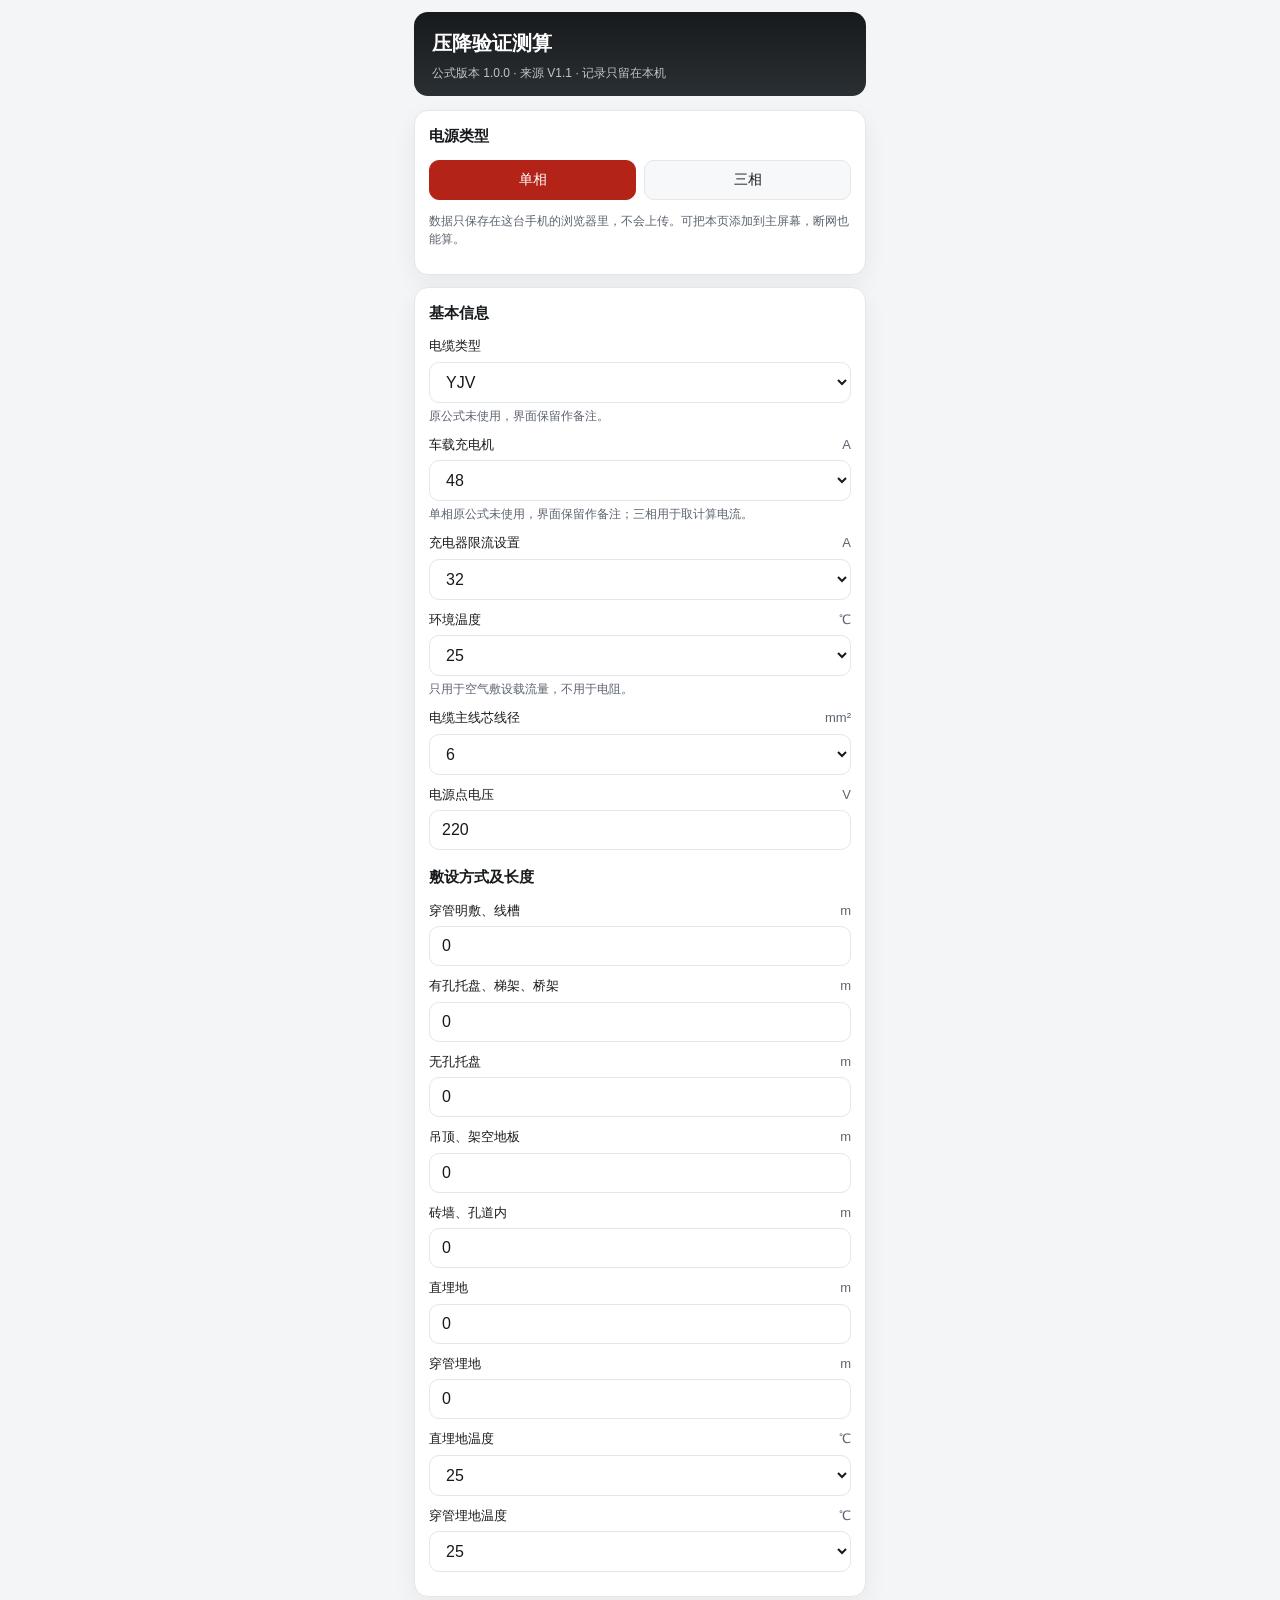
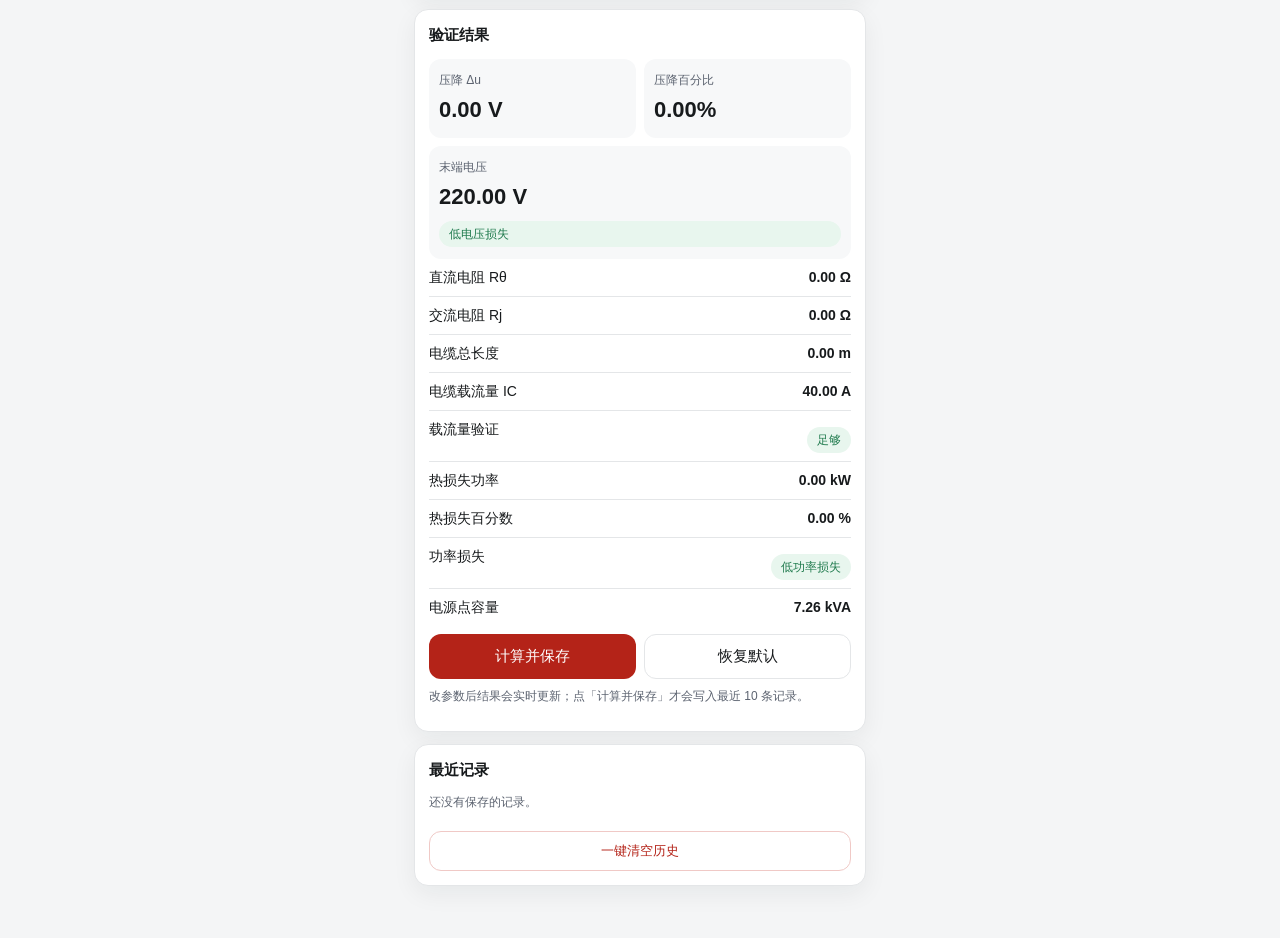
<file: index.html>
<!DOCTYPE html>
<html lang="zh-CN">
<head>
  <meta charset="UTF-8">
  <meta name="viewport" content="width=device-width, initial-scale=1, viewport-fit=cover">
  <meta name="theme-color" content="#171a1c">
  <meta name="apple-mobile-web-app-capable" content="yes">
  <meta name="apple-mobile-web-app-title" content="压降测算">
  <title>压降验证测算</title>
  <link rel="manifest" href="manifest.json">
  <link rel="apple-touch-icon" href="icons/icon-192.png">
  <link rel="stylesheet" href="css/app.css">
</head>
<body>
  <div class="app">
    <header class="top">
      <h1>压降验证测算</h1>
      <p id="formulaVersion">正在加载公式配置…</p>
    </header>

    <section class="card">
      <h2>电源类型</h2>
      <div class="seg" role="tablist">
        <button type="button" id="modeSingle" class="active">单相</button>
        <button type="button" id="modeThree">三相</button>
      </div>
      <p class="install-tip">数据只保存在这台手机的浏览器里，不会上传。可把本页添加到主屏幕，断网也能算。</p>
    </section>

    <section class="card" id="formCard">
      <h2>基本信息</h2>
      <div id="formFields"></div>
    </section>

    <section class="card" id="resultCard">
      <h2>验证结果</h2>
      <div id="errorBox" class="error" hidden></div>
      <div id="resultBox"></div>
      <div class="actions">
        <button type="button" class="primary" id="btnCalc">计算并保存</button>
        <button type="button" class="ghost" id="btnReset">恢复默认</button>
      </div>
      <p class="okline" id="calcHint">改参数后结果会实时更新；点「计算并保存」才会写入最近 10 条记录。</p>
    </section>

    <section class="card">
      <h2>最近记录</h2>
      <div id="historyBox"></div>
      <button type="button" class="danger" id="btnClear">一键清空历史</button>
    </section>
  </div>
  <script src="js/engine.js"></script>
  <script src="js/app.js"></script>
</body>
</html>
</file>
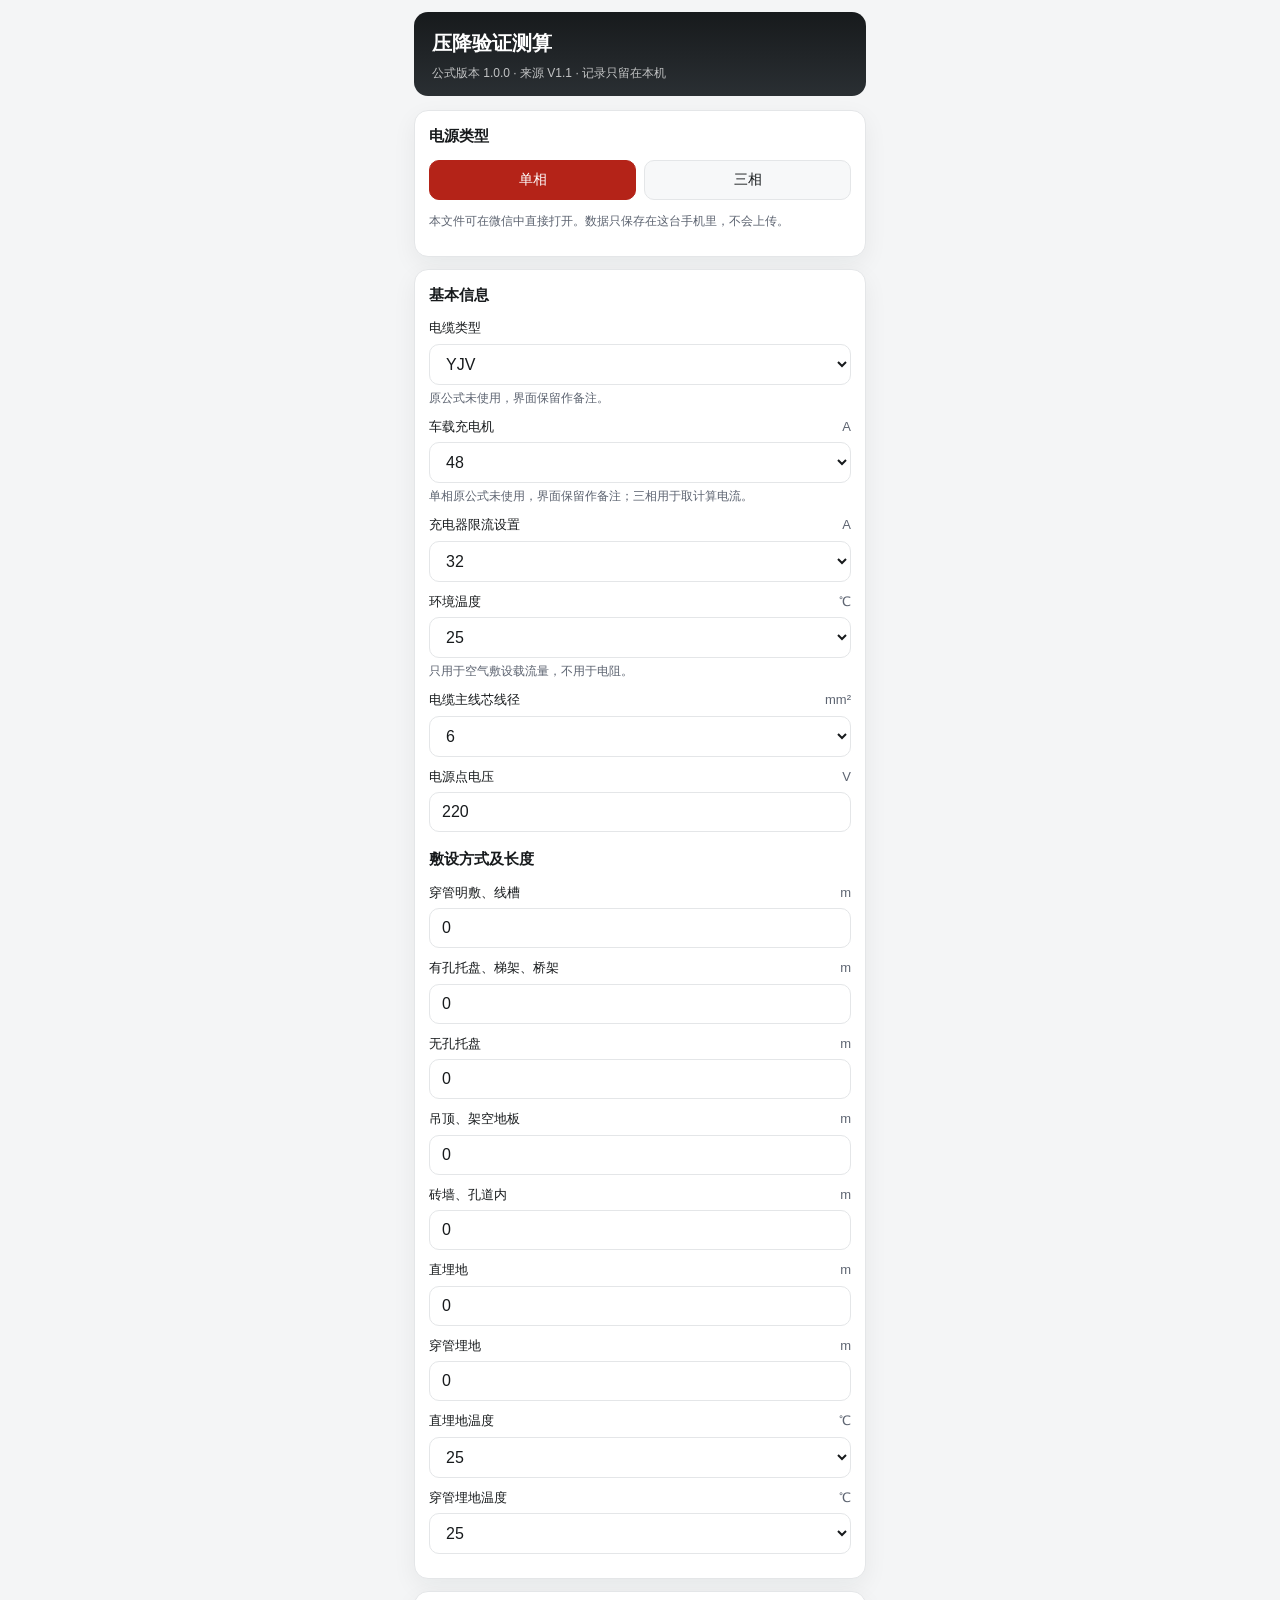
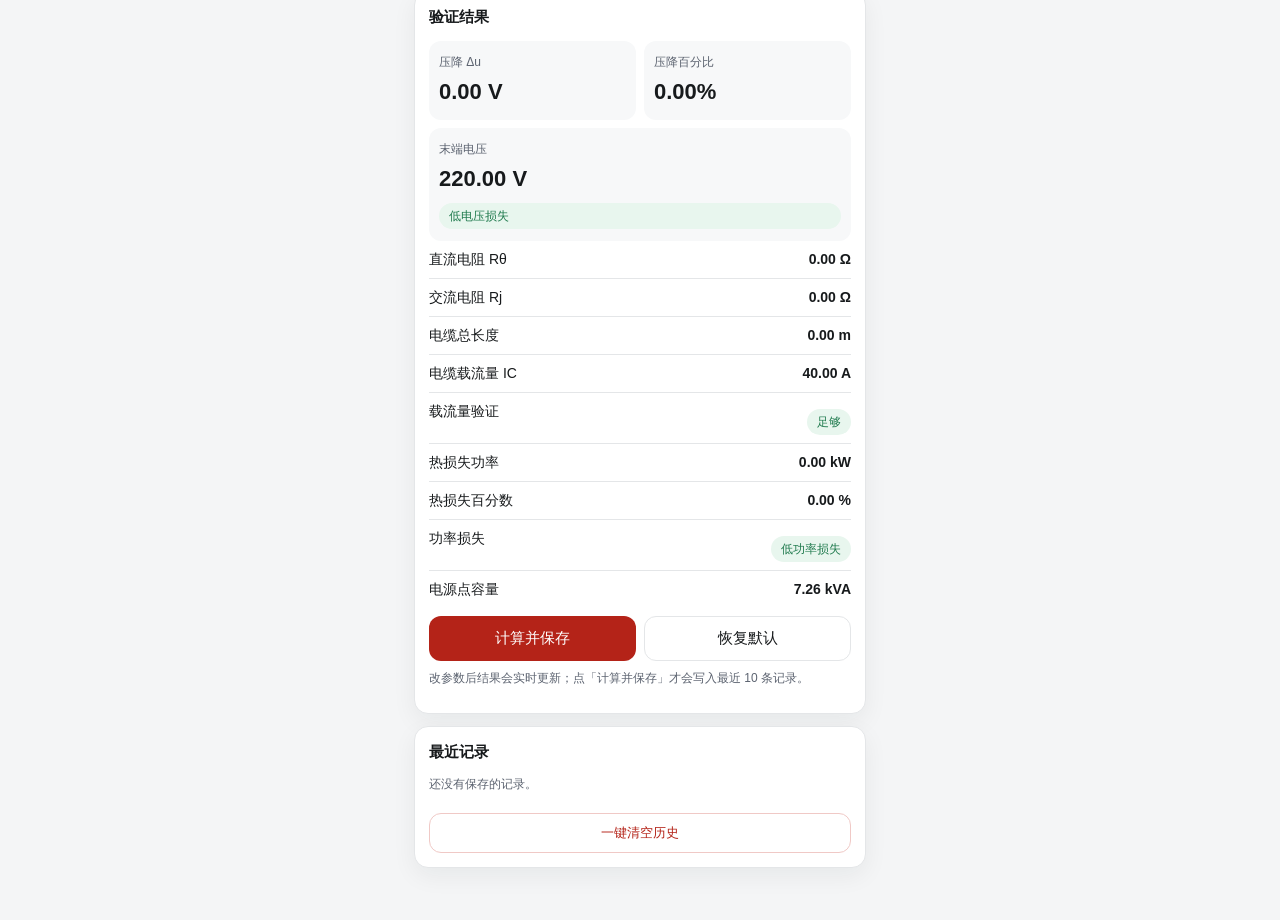
<file: 压降验证测算.html>
<!DOCTYPE html>
<html lang="zh-CN">
<head>
  <meta charset="UTF-8">
  <meta name="viewport" content="width=device-width, initial-scale=1, viewport-fit=cover">
  <meta name="theme-color" content="#171a1c">
  <meta name="apple-mobile-web-app-capable" content="yes">
  <meta name="apple-mobile-web-app-title" content="压降测算">
  <title>压降验证测算</title>
  <style>
:root {
  --bg: #f4f5f6;
  --card: #ffffff;
  --text: #171a1c;
  --muted: #5c6370;
  --line: #e4e6e8;
  --red: #b42318;
  --red-dark: #8f1c13;
  --green: #1f7a4d;
  --yellow: #9a6700;
  --orange: #c2410c;
  --shadow: 0 8px 24px rgba(23, 26, 28, 0.06);
}

* { box-sizing: border-box; }
html, body { margin: 0; padding: 0; }
body {
  font-family: "Microsoft YaHei", "微软雅黑", Calibri, sans-serif;
  background: var(--bg);
  color: var(--text);
  line-height: 1.5;
}

.app {
  max-width: 480px;
  margin: 0 auto;
  padding: 0 14px 40px;
}

.top {
  position: sticky;
  top: 0;
  z-index: 10;
  background: linear-gradient(180deg, #171a1c 0%, #2a2f33 100%);
  color: #fff;
  margin: 0 -14px 14px;
  padding: 16px 18px 14px;
}

.top h1 {
  margin: 0;
  font-size: 20px;
  font-weight: 600;
}
.top p {
  margin: 6px 0 0;
  font-size: 12px;
  color: rgba(255,255,255,0.72);
  font-family: Calibri, "Microsoft YaHei", sans-serif;
}

.card {
  background: var(--card);
  border: 1px solid var(--line);
  border-radius: 14px;
  padding: 14px;
  margin-bottom: 12px;
  box-shadow: var(--shadow);
}

.card h2 {
  margin: 0 0 12px;
  font-size: 15px;
  font-weight: 600;
}

.seg {
  display: grid;
  grid-template-columns: 1fr 1fr;
  gap: 8px;
  margin-bottom: 12px;
}
.seg button {
  border: 1px solid var(--line);
  background: #f7f8f9;
  border-radius: 10px;
  padding: 10px 8px;
  font-size: 14px;
  font-family: inherit;
  color: var(--text);
}
.seg button.active {
  background: var(--red);
  border-color: var(--red);
  color: #fff;
}

.field {
  margin-bottom: 10px;
}
.field label {
  display: flex;
  justify-content: space-between;
  font-size: 13px;
  margin-bottom: 6px;
}
.field .unit {
  color: var(--muted);
  font-family: Calibri, "Microsoft YaHei", sans-serif;
}
.field input, .field select {
  width: 100%;
  border: 1px solid var(--line);
  border-radius: 10px;
  padding: 10px 12px;
  font-size: 16px;
  font-family: Calibri, "Microsoft YaHei", sans-serif;
  background: #fff;
  color: var(--text);
}
.hint {
  font-size: 12px;
  color: var(--muted);
  margin-top: 4px;
}

.kpi {
  display: grid;
  grid-template-columns: 1fr 1fr;
  gap: 8px;
}
.kpi .item {
  background: #f7f8f9;
  border-radius: 12px;
  padding: 12px 10px;
}
.kpi .item.wide { grid-column: 1 / -1; }
.kpi span {
  display: block;
  font-size: 12px;
  color: var(--muted);
}
.kpi b {
  display: block;
  margin-top: 4px;
  font-size: 22px;
  font-family: Calibri, "Microsoft YaHei", sans-serif;
  font-weight: 600;
}

.badge {
  display: inline-block;
  margin-top: 8px;
  padding: 4px 10px;
  border-radius: 999px;
  font-size: 12px;
}
.badge.green { background: #e8f6ee; color: var(--green); }
.badge.yellow { background: #fff6d9; color: var(--yellow); }
.badge.orange { background: #ffedd5; color: var(--orange); }
.badge.red { background: #fde8e6; color: var(--red); }

.result-row {
  display: flex;
  justify-content: space-between;
  padding: 8px 0;
  border-bottom: 1px solid var(--line);
  font-size: 14px;
}
.result-row:last-child { border-bottom: 0; }
.result-row b {
  font-family: Calibri, "Microsoft YaHei", sans-serif;
  font-weight: 600;
}

.actions {
  display: grid;
  grid-template-columns: 1fr 1fr;
  gap: 8px;
  margin-top: 8px;
}
button.primary, button.ghost {
  border-radius: 12px;
  padding: 12px 10px;
  font-size: 15px;
  font-family: inherit;
}
button.primary {
  background: var(--red);
  color: #fff;
  border: 0;
}
button.ghost {
  background: #fff;
  border: 1px solid var(--line);
  color: var(--text);
}
button.danger {
  width: 100%;
  margin-top: 8px;
  background: #fff;
  color: var(--red);
  border: 1px solid #f0c9c6;
  border-radius: 12px;
  padding: 10px;
  font-family: inherit;
}

.history-item {
  border: 1px solid var(--line);
  border-radius: 10px;
  padding: 10px;
  margin-bottom: 8px;
}
.history-item p { margin: 0; font-size: 13px; }
.history-item .time {
  color: var(--muted);
  font-size: 12px;
  font-family: Calibri, "Microsoft YaHei", sans-serif;
}

.error {
  background: #fde8e6;
  color: var(--red);
  border-radius: 10px;
  padding: 10px 12px;
  font-size: 13px;
  margin-bottom: 10px;
}
.okline {
  font-size: 12px;
  color: var(--muted);
  margin-top: 8px;
}

.install-tip {
  font-size: 12px;
  color: var(--muted);
}

@media (min-width: 720px) {
  .app { padding-top: 12px; }
  .top { border-radius: 14px; margin: 0 0 14px; }
}

  </style>
</head>
<body>
  <div class="app">
    <header class="top">
      <h1>压降验证测算</h1>
      <p id="formulaVersion">正在加载公式配置…</p>
    </header>

    <section class="card">
      <h2>电源类型</h2>
      <div class="seg" role="tablist">
        <button type="button" id="modeSingle" class="active">单相</button>
        <button type="button" id="modeThree">三相</button>
      </div>
      <p class="install-tip">本文件可在微信中直接打开。数据只保存在这台手机里，不会上传。</p>
    </section>

    <section class="card" id="formCard">
      <h2>基本信息</h2>
      <div id="formFields"></div>
    </section>

    <section class="card" id="resultCard">
      <h2>验证结果</h2>
      <div id="errorBox" class="error" hidden></div>
      <div id="resultBox"></div>
      <div class="actions">
        <button type="button" class="primary" id="btnCalc">计算并保存</button>
        <button type="button" class="ghost" id="btnReset">恢复默认</button>
      </div>
      <p class="okline" id="calcHint">改参数后结果会实时更新；点「计算并保存」才会写入最近 10 条记录。</p>
    </section>

    <section class="card">
      <h2>最近记录</h2>
      <div id="historyBox"></div>
      <button type="button" class="danger" id="btnClear">一键清空历史</button>
    </section>
  </div>
  <script>
window.EMBEDDED_FORMULA = {"version":"1.0.0","title":"压降验证测算","source":{"workbook":"压降计算公式.xlsm","workbookVersion":"V1.1","sheets":["SP","TP"],"notes":"计算步骤来自原表宏 cal1/cal2。网页只解释执行本 JSON，不把公式写死在页面代码里。"},"constants":{"resistivity_20c":1.72,"resistivity_scale":100,"temp_coeff":0.004,"conductor_temp_c":60,"ref_temp_c":20,"resistance_factor":1.02,"go_return":2,"power_factor":0.97,"sqrt3":1.732,"max_length_m":500,"kw_scale":1000,"air_derate_tray":0.93,"air_derate_conduit":0.78},"inputs":{"common":[{"id":"cable_type","label":"电缆类型","unit":"","type":"select","options":["YJV","YJV22"],"default":"YJV","usedIn":[],"remark":"原公式未使用，界面保留作备注。"},{"id":"obc_a","label":"车载充电机","unit":"A","type":"select","options":[48,72,96],"default":48,"usedIn":["three_phase"],"remark":"单相原公式未使用，界面保留作备注；三相用于取计算电流。"},{"id":"limit_a","label":"充电器限流设置","unit":"A","type":"select","options":[6,8,10,13,16,20,25,32],"default":32},{"id":"ambient_c","label":"环境温度","unit":"℃","type":"select","options":[25,30,35,40],"default":25,"remark":"只用于空气敷设载流量，不用于电阻。"},{"id":"section_mm2","label":"电缆主线芯线径","unit":"mm²","type":"select","options":[6,10,16,25,35],"default":6}],"single_phase":[{"id":"u_source","label":"电源点电压","unit":"V","type":"number","min":198,"max":242,"default":220}],"three_phase":[{"id":"u_ab","label":"电源点电压 UAB","unit":"V","type":"number","min":342,"max":418,"default":380},{"id":"u_bc","label":"电源点电压 UBC","unit":"V","type":"number","min":342,"max":418,"default":380},{"id":"u_ca","label":"电源点电压 UCA","unit":"V","type":"number","min":342,"max":418,"default":380}],"lengths":[{"id":"len_conduit","label":"穿管明敷、线槽","unit":"m","type":"number","min":0,"max":500,"default":0},{"id":"len_ladder","label":"有孔托盘、梯架、桥架","unit":"m","type":"number","min":0,"max":500,"default":0},{"id":"len_solid_tray","label":"无孔托盘","unit":"m","type":"number","min":0,"max":500,"default":0},{"id":"len_ceiling","label":"吊顶、架空地板","unit":"m","type":"number","min":0,"max":500,"default":0},{"id":"len_brick","label":"砖墙、孔道内","unit":"m","type":"number","min":0,"max":500,"default":0},{"id":"len_direct_bury","label":"直埋地","unit":"m","type":"number","min":0,"max":500,"default":0},{"id":"len_pipe_bury","label":"穿管埋地","unit":"m","type":"number","min":0,"max":500,"default":0}],"bury_temps":[{"id":"temp_direct_bury","label":"直埋地温度","unit":"℃","type":"select","options":[20,25,30],"default":25,"requiredIf":"len_direct_bury != 0"},{"id":"temp_pipe_bury","label":"穿管埋地温度","unit":"℃","type":"select","options":[20,25,30],"default":25,"requiredIf":"len_pipe_bury != 0"}]},"tables":{"air_ampacity":{"by":["section_mm2","ambient_c"],"rows":[{"section_mm2":6,"25":40,"30":38,"35":36,"40":34},{"section_mm2":10,"25":78,"30":75,"35":72,"40":68},{"section_mm2":16,"25":104,"30":100,"35":96,"40":91},{"section_mm2":25,"25":132,"30":127,"35":122,"40":116},{"section_mm2":35,"25":164,"30":158,"35":152,"40":144}]},"air_ampacity_overflow":{"single_phase":{"6":"34 - (ambient_c - 40) * 2","10":"0","16":"0","25":"0","35":"0"},"three_phase":{"6":"34 - (ambient_c - 40) * 2","10":"68 - (ambient_c - 40) * 3","16":"91 - (ambient_c - 40) * 4","25":"116 - (ambient_c - 40) * 5","35":"0"}},"bury_ampacity":{"by":["section_mm2","bury_temp_c"],"rows":[{"section_mm2":10,"20":52,"25":49,"30":46},{"section_mm2":16,"20":67,"25":64,"30":60},{"section_mm2":25,"20":86,"25":82,"30":77},{"section_mm2":35,"20":103,"25":98,"30":92}],"missingMeans":0}},"thresholds":{"single_phase_voltage":[{"id":"too_high","label":"过高电压损失","when":"u_end < 185","color":"red"},{"id":"high","label":"高电压损失","when":"u_end >= 185 and u_end < 198","color":"orange"},{"id":"medium","label":"中电压损失","when":"u_end >= 198 and u_end < 209","color":"yellow"},{"id":"low","label":"低电压损失","when":"u_end >= 209","color":"green"}],"three_phase_voltage":[{"id":"too_high","label":"过高电压损失","when":"u_end_table < 320","color":"red"},{"id":"high","label":"高电压损失","when":"u_end_table >= 320 and u_end_table < 342","color":"orange"},{"id":"medium","label":"中电压损失","when":"u_end_table >= 342 and u_end_table < 361","color":"yellow"},{"id":"low","label":"低电压损失","when":"u_end_table >= 361","color":"green"}],"ampacity":[{"id":"ok","label":"足够","when":"I_c >= I_calc","color":"green"},{"id":"short","label":"不足","when":"I_c < I_calc","color":"red"}],"power_loss":[{"id":"low","label":"低功率损失","when":"p_loss_pct < 5","color":"green"},{"id":"medium","label":"中功率损失","when":"p_loss_pct >= 5 and p_loss_pct < 10","color":"yellow"},{"id":"high","label":"高功率损失","when":"p_loss_pct >= 10","color":"red"}]},"steps":{"shared_length":[{"id":"L","label":"电缆总长度","unit":"m","op":"expr","expr":"len_conduit + len_ladder + len_solid_tray + len_ceiling + len_brick + len_direct_bury + len_pipe_bury"},{"id":"length_ok","op":"assert","expr":"L <= max_length_m","message":"电缆总长超过500米!"}],"resistance":[{"id":"R_dc","label":"直流电阻 Rθ","unit":"Ω","op":"expr","expr":"((resistivity_20c / resistivity_scale) * (1 + temp_coeff * (conductor_temp_c - ref_temp_c)) * resistance_factor * L) / section_mm2"},{"id":"R_ac","label":"交流电阻 Rj","unit":"Ω","op":"expr","expr":"R_dc"}],"ampacity":[{"id":"is_buried","op":"expr","expr":"(len_direct_bury != 0) or (len_pipe_bury != 0)"},{"id":"bury_temp_c","op":"expr","expr":"max(temp_direct_bury if len_direct_bury != 0 else 0, temp_pipe_bury if len_pipe_bury != 0 else 0) if is_buried else 0"},{"id":"I_c_raw","op":"ampacity_lookup"},{"id":"I_c","label":"电缆载流量 IC","unit":"A","op":"air_derate"}],"single_phase":[{"id":"I_calc","label":"计算电流","unit":"A","op":"expr","expr":"limit_a"},{"id":"dU","label":"线路电压损失值 Δu","unit":"V","op":"expr","expr":"I_calc * R_dc * go_return"},{"id":"dU_pct","label":"线路电压损失百分数 Δu%","unit":"%","op":"expr","expr":"I_calc * R_dc * go_return / u_source * 100"},{"id":"u_end","label":"充电器端电压 U","unit":"V","op":"expr","expr":"u_source - dU"},{"id":"p_loss_kw","label":"最大热损失功率 Pl","unit":"kW","op":"expr","expr":"I_calc * I_calc * R_ac * go_return / kw_scale"},{"id":"p_loss_pct","label":"最大热损失功率百分数 ΔPl%","unit":"%","op":"expr","expr":"I_calc * I_calc * R_ac * go_return / (u_source * I_calc + p_loss_kw * kw_scale) * 100"},{"id":"s_kva","label":"电源点容量要求","unit":"kVA","op":"expr","expr":"u_source * I_calc / power_factor / kw_scale + p_loss_kw"},{"id":"voltage_class","label":"电压损失验证结论","op":"classify","using":"single_phase_voltage"},{"id":"ampacity_class","label":"载流量验证结论","op":"classify","using":"ampacity"},{"id":"power_class","label":"功率损失参考结论","op":"classify","using":"power_loss"}],"three_phase":[{"id":"I_calc","label":"计算电流","unit":"A","op":"expr","expr":"limit_a if (obc_a / 3) >= limit_a else (obc_a / 3)"},{"id":"dU","label":"线路电压损失值 Δu","unit":"V","op":"expr","expr":"I_calc * R_dc * go_return"},{"id":"dU_ab","label":"Δu AB","unit":"V","op":"expr","expr":"dU"},{"id":"dU_bc","label":"Δu BC","unit":"V","op":"expr","expr":"dU"},{"id":"dU_ca","label":"Δu CA","unit":"V","op":"expr","expr":"dU"},{"id":"dU_pct_ab","label":"Δu% AB","unit":"%","op":"expr","expr":"I_calc * R_dc * go_return / u_ab * 100"},{"id":"dU_pct_bc","label":"Δu% BC","unit":"%","op":"expr","expr":"I_calc * R_dc * go_return / u_bc * 100"},{"id":"dU_pct_ca","label":"Δu% CA","unit":"%","op":"expr","expr":"I_calc * R_dc * go_return / u_ca * 100"},{"id":"u_end_ab","label":"UT AB","unit":"V","op":"expr","expr":"u_ab - dU"},{"id":"u_end_bc","label":"UT BC","unit":"V","op":"expr","expr":"u_bc - dU"},{"id":"u_end_ca","label":"UT CA","unit":"V","op":"expr","expr":"u_ca - dU"},{"id":"u_end_table","label":"原表规则下的末端电压（用于分级）","unit":"V","op":"expr","expr":"u_end_ca if (u_end_ca < u_end_bc) else (u_end_bc if (u_end_bc < u_end_ab) else u_end_ab)","remark":"完全按原表：先取 AB；若 BC<AB 则改取 BC；再若 CA<BC 则改取 CA。不是三者取最小。"},{"id":"p_loss_kw","label":"最大热损失功率 Pl","unit":"kW","op":"expr","expr":"I_calc * I_calc * R_ac * 3 / kw_scale"},{"id":"p_loss_pct","label":"最大热损失功率百分数 ΔPl%","unit":"%","op":"expr","expr":"I_calc * I_calc * R_ac * 3 / ((u_ab + u_bc + u_ca) * I_calc / sqrt3 + I_calc * I_calc * R_ac * 3) * 100"},{"id":"s_kva","label":"电源点容量要求","unit":"kVA","op":"expr","expr":"((u_ab + u_bc + u_ca) * I_calc / sqrt3) / kw_scale / power_factor + I_calc * I_calc * R_ac * 3 / kw_scale"},{"id":"voltage_class","label":"电压损失验证结论","op":"classify","using":"three_phase_voltage"},{"id":"ampacity_class","label":"载流量验证结论","op":"classify","using":"ampacity"},{"id":"power_class","label":"功率损失参考结论","op":"classify","using":"power_loss"}]},"fixtures":[{"id":"sp_workbook_current","mode":"single_phase","from":"SP 工作表当前已计算结果","inputs":{"cable_type":"YJV","obc_a":48,"limit_a":32,"ambient_c":25,"u_source":220,"len_conduit":50,"len_ladder":0,"len_solid_tray":0,"len_ceiling":0,"len_brick":0,"len_direct_bury":0,"len_pipe_bury":0,"temp_direct_bury":25,"temp_pipe_bury":25,"section_mm2":6},"expect":{"R_dc":0.169592,"R_ac":0.169592,"dU_pct":4.9335854545454545,"dU":10.853888,"u_end":209.146112,"I_c":33.54838709677419,"p_loss_pct":4.701626684320777,"p_loss_kw":0.34732441599999997,"s_kva":7.605056285858154,"voltage_class":"低电压损失","ampacity_class":"足够","power_class":"低功率损失"}},{"id":"tp_workbook_current","mode":"three_phase","from":"TP 工作表当前已计算结果","inputs":{"cable_type":"YJV","obc_a":48,"limit_a":32,"ambient_c":25,"u_ab":380,"u_bc":380,"u_ca":380,"len_conduit":100,"len_ladder":0,"len_solid_tray":0,"len_ceiling":0,"len_brick":0,"len_direct_bury":0,"len_pipe_bury":0,"temp_direct_bury":25,"temp_pipe_bury":25,"section_mm2":6},"expect":{"R_dc":0.339184,"R_ac":0.339184,"dU_pct_ab":2.8562863157894736,"dU_pct_bc":2.8562863157894736,"dU_pct_ca":2.8562863157894736,"dU":10.853888,"u_end_ab":369.146112,"u_end_bc":369.146112,"u_end_ca":369.146112,"I_c":33.54838709677419,"p_loss_pct":2.413836639331325,"p_loss_kw":0.260493312,"s_kva":11.117377281188965,"voltage_class":"低电压损失","ampacity_class":"足够","power_class":"低功率损失"}}]};
  </script>
  <script>
/* 用途：按 formula.json 的步骤计算，不把公式写死在页面里 */

(function (root) {
  "use strict";

  function tokenize(src) {
    var tokens = [];
    var i = 0;
    var s = src;
    while (i < s.length) {
      var ch = s[i];
      if (ch === " " || ch === "\t" || ch === "\n") {
        i += 1;
        continue;
      }
      if ((ch >= "0" && ch <= "9") || (ch === "." && i + 1 < s.length && s[i + 1] >= "0" && s[i + 1] <= "9")) {
        var num = "";
        while (i < s.length && ((s[i] >= "0" && s[i] <= "9") || s[i] === ".")) {
          num += s[i];
          i += 1;
        }
        tokens.push({ t: "num", v: parseFloat(num) });
        continue;
      }
      if ((ch >= "a" && ch <= "z") || (ch >= "A" && ch <= "Z") || ch === "_") {
        var id = "";
        while (i < s.length && ((s[i] >= "a" && s[i] <= "z") || (s[i] >= "A" && s[i] <= "Z") || (s[i] >= "0" && s[i] <= "9") || s[i] === "_")) {
          id += s[i];
          i += 1;
        }
        if (id === "if" || id === "else" || id === "and" || id === "or" || id === "not") {
          tokens.push({ t: id });
        } else {
          tokens.push({ t: "id", v: id });
        }
        continue;
      }
      var two = s.slice(i, i + 2);
      if (two === "<=" || two === ">=" || two === "!=" || two === "==") {
        tokens.push({ t: "op", v: two });
        i += 2;
        continue;
      }
      if ("+-*/%()<>,".indexOf(ch) !== -1) {
        tokens.push({ t: "op", v: ch });
        i += 1;
        continue;
      }
      throw new Error("无法识别的符号: " + ch);
    }
    tokens.push({ t: "end" });
    return tokens;
  }

  function Parser(tokens, env) {
    this.tokens = tokens;
    this.i = 0;
    this.env = env;
  }

  Parser.prototype.peek = function () {
    return this.tokens[this.i];
  };

  Parser.prototype.eat = function (kind, value) {
    var cur = this.peek();
    if (kind && cur.t !== kind) {
      throw new Error("表达式格式不对");
    }
    if (value && (cur.v !== value && cur.t !== value)) {
      throw new Error("表达式格式不对");
    }
    this.i += 1;
    return cur;
  };

  Parser.prototype.parse = function () {
    var v = this.parseTernary();
    if (this.peek().t !== "end") {
      throw new Error("表达式未读完");
    }
    return v;
  };

  Parser.prototype.parseTernary = function () {
    var left = this.parseOr();
    if (this.peek().t === "if") {
      this.eat("if");
      var cond = this.parseOr();
      if (this.peek().t !== "else") {
        throw new Error("缺少 else");
      }
      this.eat("else");
      var right = this.parseTernary();
      return cond ? left : right;
    }
    return left;
  };

  Parser.prototype.parseOr = function () {
    var v = this.parseAnd();
    while (this.peek().t === "or") {
      this.eat("or");
      var r = this.parseAnd();
      v = v || r;
    }
    return v;
  };

  Parser.prototype.parseAnd = function () {
    var v = this.parseNot();
    while (this.peek().t === "and") {
      this.eat("and");
      var r = this.parseNot();
      v = v && r;
    }
    return v;
  };

  Parser.prototype.parseNot = function () {
    if (this.peek().t === "not") {
      this.eat("not");
      return !this.parseNot();
    }
    return this.parseCompare();
  };

  Parser.prototype.parseCompare = function () {
    var v = this.parseAdd();
    while (this.peek().t === "op" && ["<", ">", "<=", ">=", "==", "!="].indexOf(this.peek().v) !== -1) {
      var op = this.eat("op").v;
      var r = this.parseAdd();
      if (op === "<") v = v < r;
      else if (op === ">") v = v > r;
      else if (op === "<=") v = v <= r;
      else if (op === ">=") v = v >= r;
      else if (op === "==") v = v === r;
      else v = v !== r;
    }
    return v;
  };

  Parser.prototype.parseAdd = function () {
    var v = this.parseMul();
    while (this.peek().t === "op" && (this.peek().v === "+" || this.peek().v === "-")) {
      var op = this.eat("op").v;
      var r = this.parseMul();
      v = op === "+" ? v + r : v - r;
    }
    return v;
  };

  Parser.prototype.parseMul = function () {
    var v = this.parseUnary();
    while (this.peek().t === "op" && (this.peek().v === "*" || this.peek().v === "/" || this.peek().v === "%")) {
      var op = this.eat("op").v;
      var r = this.parseUnary();
      if (op === "*") v = v * r;
      else if (op === "/") v = v / r;
      else v = v % r;
    }
    return v;
  };

  Parser.prototype.parseUnary = function () {
    if (this.peek().t === "op" && (this.peek().v === "+" || this.peek().v === "-")) {
      var op = this.eat("op").v;
      var v = this.parseUnary();
      return op === "-" ? -v : v;
    }
    return this.parsePrimary();
  };

  Parser.prototype.parsePrimary = function () {
    var cur = this.peek();
    if (cur.t === "num") {
      this.eat("num");
      return cur.v;
    }
    if (cur.t === "id") {
      this.eat("id");
      if (this.peek().t === "op" && this.peek().v === "(") {
        this.eat("op", "(");
        var args = [];
        if (!(this.peek().t === "op" && this.peek().v === ")")) {
          args.push(this.parseTernary());
          while (this.peek().t === "op" && this.peek().v === ",") {
            this.eat("op", ",");
            args.push(this.parseTernary());
          }
        }
        this.eat("op", ")");
        return callFn(cur.v, args);
      }
      if (!(cur.v in this.env)) {
        throw new Error("缺少参数: " + cur.v);
      }
      return this.env[cur.v];
    }
    if (cur.t === "op" && cur.v === "(") {
      this.eat("op", "(");
      var v = this.parseTernary();
      this.eat("op", ")");
      return v;
    }
    throw new Error("表达式格式不对");
  };

  function callFn(name, args) {
    if (name === "max") {
      return Math.max.apply(null, args);
    }
    if (name === "min") {
      return Math.min.apply(null, args);
    }
    throw new Error("不支持的函数: " + name);
  }

  function evalExpr(expr, env) {
    var parser = new Parser(tokenize(expr), env);
    return parser.parse();
  }

  function lookupAir(cfg, section, ambient, mode) {
    var rows = cfg.tables.air_ampacity.rows;
    var key = String(ambient);
    var i;
    for (i = 0; i < rows.length; i += 1) {
      if (rows[i].section_mm2 === section && key in rows[i]) {
        return rows[i][key];
      }
    }
    var overflow = cfg.tables.air_ampacity_overflow[mode];
    var overflowExpr = overflow[String(section)] || "0";
    return evalExpr(overflowExpr, { ambient_c: ambient });
  }

  function lookupBury(cfg, section, temp) {
    var rows = cfg.tables.bury_ampacity.rows;
    var key = String(temp);
    var i;
    for (i = 0; i < rows.length; i += 1) {
      if (rows[i].section_mm2 === section && key in rows[i]) {
        return rows[i][key];
      }
    }
    return cfg.tables.bury_ampacity.missingMeans || 0;
  }

  function runAmpacity(cfg, env, mode) {
    if (env.is_buried) {
      env.I_c_raw = lookupBury(cfg, env.section_mm2, env.bury_temp_c);
      env.I_c = env.I_c_raw;
      return;
    }
    env.I_c_raw = lookupAir(cfg, env.section_mm2, env.ambient_c, mode);
    var ic = env.I_c_raw;
    if (ic !== 0) {
      if (env.len_solid_tray !== 0) {
        ic = ic * cfg.constants.air_derate_tray;
      }
      if (env.len_conduit !== 0 || env.len_ceiling !== 0 || env.len_brick !== 0) {
        ic = ic / cfg.constants.air_derate_tray * cfg.constants.air_derate_conduit;
      }
    }
    env.I_c = ic;
  }

  function classify(cfg, using, env) {
    var rules = cfg.thresholds[using];
    var i;
    for (i = 0; i < rules.length; i += 1) {
      if (evalExpr(rules[i].when, env)) {
        return { label: rules[i].label, color: rules[i].color, id: rules[i].id };
      }
    }
    return { label: "", color: "", id: "" };
  }

  function runSteps(cfg, groups, env, mode) {
    var g;
    var i;
    var step;
    for (g = 0; g < groups.length; g += 1) {
      var steps = cfg.steps[groups[g]];
      for (i = 0; i < steps.length; i += 1) {
        step = steps[i];
        if (step.op === "expr") {
          env[step.id] = evalExpr(step.expr, env);
        } else if (step.op === "assert") {
          if (!evalExpr(step.expr, env)) {
            var err = new Error(step.message || "输入不满足计算条件");
            err.code = "assert";
            throw err;
          }
        } else if (step.op === "ampacity_lookup") {
          runAmpacity(cfg, env, mode);
        } else if (step.op === "air_derate") {
          continue;
        } else if (step.op === "classify") {
          var cls = classify(cfg, step.using, env);
          env[step.id] = cls.label;
          env[step.id + "_meta"] = cls;
        } else {
          throw new Error("未知步骤: " + step.op);
        }
      }
    }
  }

  function calculate(cfg, mode, inputs) {
    var env = {};
    var key;
    for (key in cfg.constants) {
      if (Object.prototype.hasOwnProperty.call(cfg.constants, key)) {
        env[key] = cfg.constants[key];
      }
    }
    for (key in inputs) {
      if (Object.prototype.hasOwnProperty.call(inputs, key)) {
        env[key] = inputs[key];
      }
    }
    runSteps(cfg, ["shared_length", "resistance", "ampacity", mode], env, mode);
    return env;
  }

  root.VoltageDropEngine = {
    evalExpr: evalExpr,
    calculate: calculate
  };
})(window);

  </script>
  <script>
(function () {
  "use strict";

  var HISTORY_KEY = "hc_voltage_drop_history_v1";
  var HISTORY_MAX = 10;
  var cfg = null;
  var mode = "single_phase";
  var fieldsEl = document.getElementById("formFields");
  var resultBox = document.getElementById("resultBox");
  var errorBox = document.getElementById("errorBox");
  var historyBox = document.getElementById("historyBox");

  function $(id) {
    return document.getElementById(id);
  }

  function num(v) {
    var n = parseFloat(v);
    return isNaN(n) ? 0 : n;
  }

  function fmtNum(v) {
    if (typeof v !== "number" || !isFinite(v)) return "—";
    return v.toFixed(2);
  }

  function badgeClass(color) {
    if (color === "green") return "badge green";
    if (color === "yellow") return "badge yellow";
    if (color === "orange") return "badge orange";
    if (color === "red") return "badge red";
    return "badge";
  }

  function fieldHtml(spec, extraClass) {
    var id = spec.id;
    var unit = spec.unit ? '<span class="unit">' + spec.unit + "</span>" : "";
    var hint = spec.remark ? '<div class="hint">' + spec.remark + "</div>" : "";
    var control;
    if (spec.type === "select") {
      var opts = spec.options.map(function (opt) {
        var selected = String(opt) === String(spec.default) ? " selected" : "";
        return "<option value=\"" + opt + "\"" + selected + ">" + opt + "</option>";
      }).join("");
      control = "<select id=\"f_" + id + "\">" + opts + "</select>";
    } else {
      var min = spec.min != null ? " min=\"" + spec.min + "\"" : "";
      var max = spec.max != null ? " max=\"" + spec.max + "\"" : "";
      control = "<input id=\"f_" + id + "\" type=\"number\" inputmode=\"decimal\" step=\"1\" value=\"" + spec.default + "\"" + min + max + ">";
    }
    return '<div class="field ' + (extraClass || "") + '" data-id="' + id + '"><label><span>' + spec.label + "</span>" + unit + "</label>" + control + hint + "</div>";
  }

  function allSpecs() {
    return cfg.inputs.common
      .concat(cfg.inputs.single_phase)
      .concat(cfg.inputs.three_phase)
      .concat(cfg.inputs.lengths)
      .concat(cfg.inputs.bury_temps);
  }

  function renderForm() {
    var html = "";
    cfg.inputs.common.forEach(function (spec) {
      html += fieldHtml(spec);
    });
    if (mode === "single_phase") {
      cfg.inputs.single_phase.forEach(function (spec) {
        html += fieldHtml(spec);
      });
    } else {
      cfg.inputs.three_phase.forEach(function (spec) {
        html += fieldHtml(spec);
      });
    }
    html += "<h2 style=\"margin-top:16px\">敷设方式及长度</h2>";
    cfg.inputs.lengths.forEach(function (spec) {
      html += fieldHtml(spec);
    });
    cfg.inputs.bury_temps.forEach(function (spec) {
      html += fieldHtml(spec);
    });
    fieldsEl.innerHTML = html;
    fieldsEl.querySelectorAll("input, select").forEach(function (el) {
      el.addEventListener("input", liveCalc);
      el.addEventListener("change", liveCalc);
    });
    liveCalc();
  }

  function readInputs() {
    var inputs = {};
    allSpecs().forEach(function (spec) {
      var el = $("f_" + spec.id);
      var fallback = spec.default;
      if (!el) {
        inputs[spec.id] = typeof fallback === "number" ? fallback : fallback;
        return;
      }
      if (spec.type === "select") {
        var raw = el.value;
        inputs[spec.id] = typeof spec.options[0] === "number" ? num(raw) : raw;
      } else {
        inputs[spec.id] = num(el.value);
      }
    });
    return inputs;
  }

  function validateInputs(inputs) {
    var messages = [];
    function checkRange(spec, value) {
      if (spec.min != null && value < spec.min) messages.push(spec.label + "应不小于 " + spec.min);
      if (spec.max != null && value > spec.max) messages.push(spec.label + "应不大于 " + spec.max);
    }
    if (mode === "single_phase") {
      cfg.inputs.single_phase.forEach(function (spec) {
        checkRange(spec, inputs[spec.id]);
      });
    } else {
      cfg.inputs.three_phase.forEach(function (spec) {
        checkRange(spec, inputs[spec.id]);
      });
    }
    cfg.inputs.lengths.forEach(function (spec) {
      checkRange(spec, inputs[spec.id]);
    });
    if (inputs.len_direct_bury !== 0 && (inputs.temp_direct_bury === "" || inputs.temp_direct_bury == null)) {
      messages.push("直埋地长度不为 0 时需要填写埋地温度");
    }
    if (inputs.len_pipe_bury !== 0 && (inputs.temp_pipe_bury === "" || inputs.temp_pipe_bury == null)) {
      messages.push("穿管埋地长度不为 0 时需要填写埋地温度");
    }
    return messages;
  }

  function row(label, value, unit) {
    return '<div class="result-row"><span>' + label + "</span><b>" + value + (unit ? " " + unit : "") + "</b></div>";
  }

  function renderResult(result) {
    errorBox.hidden = true;
    var vMeta = result.voltage_class_meta || {};
    var aMeta = result.ampacity_class_meta || {};
    var pMeta = result.power_class_meta || {};
    var html = "";
    if (mode === "single_phase") {
      html += '<div class="kpi">';
      html += '<div class="item"><span>压降 Δu</span><b>' + fmtNum(result.dU) + " V</b></div>";
      html += '<div class="item"><span>压降百分比</span><b>' + fmtNum(result.dU_pct) + "%</b></div>";
      html += '<div class="item wide"><span>末端电压</span><b>' + fmtNum(result.u_end) + " V</b>";
      html += '<span class="' + badgeClass(vMeta.color) + '">' + (result.voltage_class || "") + "</span></div>";
      html += "</div>";
    } else {
      html += '<div class="kpi">';
      html += '<div class="item"><span>压降 Δu</span><b>' + fmtNum(result.dU) + " V</b></div>";
      html += '<div class="item"><span>计算电流</span><b>' + fmtNum(result.I_calc) + " A</b></div>";
      html += '<div class="item"><span>Δu% AB</span><b>' + fmtNum(result.dU_pct_ab) + "%</b></div>";
      html += '<div class="item"><span>Δu% BC</span><b>' + fmtNum(result.dU_pct_bc) + "%</b></div>";
      html += '<div class="item"><span>Δu% CA</span><b>' + fmtNum(result.dU_pct_ca) + "%</b></div>";
      html += '<div class="item wide"><span>末端电压 AB / BC / CA</span><b>' + fmtNum(result.u_end_ab) + " / " + fmtNum(result.u_end_bc) + " / " + fmtNum(result.u_end_ca) + " V</b>";
      html += '<span class="' + badgeClass(vMeta.color) + '">' + (result.voltage_class || "") + "</span></div>";
      html += "</div>";
    }
    html += row("直流电阻 Rθ", fmtNum(result.R_dc), "Ω");
    html += row("交流电阻 Rj", fmtNum(result.R_ac), "Ω");
    html += row("电缆总长度", fmtNum(result.L), "m");
    html += row("电缆载流量 IC", fmtNum(result.I_c), "A");
    html += '<div class="result-row"><span>载流量验证</span><span class="' + badgeClass(aMeta.color) + '">' + (result.ampacity_class || "") + "</span></div>";
    html += row("热损失功率", fmtNum(result.p_loss_kw), "kW");
    html += row("热损失百分数", fmtNum(result.p_loss_pct), "%");
    html += '<div class="result-row"><span>功率损失</span><span class="' + badgeClass(pMeta.color) + '">' + (result.power_class || "") + "</span></div>";
    html += row("电源点容量", fmtNum(result.s_kva), "kVA");
    resultBox.innerHTML = html;
  }

  function showError(msg) {
    errorBox.hidden = false;
    errorBox.textContent = msg;
    resultBox.innerHTML = "";
  }

  function liveCalc() {
    if (!cfg) return null;
    var inputs = readInputs();
    var msgs = validateInputs(inputs);
    if (msgs.length) {
      showError(msgs.join("；"));
      return null;
    }
    try {
      var result = window.VoltageDropEngine.calculate(cfg, mode, inputs);
      renderResult(result);
      return { inputs: inputs, result: result };
    } catch (e) {
      showError(e.message || "计算失败");
      return null;
    }
  }

  function loadHistory() {
    try {
      var raw = localStorage.getItem(HISTORY_KEY);
      return raw ? JSON.parse(raw) : [];
    } catch (e) {
      return [];
    }
  }

  function saveHistory(list) {
    localStorage.setItem(HISTORY_KEY, JSON.stringify(list.slice(0, HISTORY_MAX)));
  }

  function renderHistory() {
    var list = loadHistory();
    if (!list.length) {
      historyBox.innerHTML = '<p class="hint">还没有保存的记录。</p>';
      return;
    }
    historyBox.innerHTML = list.map(function (item, idx) {
      var title = item.mode === "three_phase" ? "三相" : "单相";
      var extra = item.mode === "three_phase"
        ? "末端 " + fmtNum(item.u_end_ab) + "/" + fmtNum(item.u_end_bc) + "/" + fmtNum(item.u_end_ca) + " V"
        : "末端 " + fmtNum(item.u_end) + " V";
      return '<div class="history-item" data-idx="' + idx + '">'
        + '<p class="time">' + item.time + " · " + title + " · 公式 " + item.formulaVersion + "</p>"
        + "<p>" + item.section_mm2 + " mm² · " + item.limit_a + " A · 总长 " + fmtNum(item.L) + " m · 压降 " + fmtNum(item.dU) + " V · " + extra + "</p>"
        + '<p class="hint">' + (item.voltage_class || "") + " · " + (item.ampacity_class || "") + " · " + (item.power_class || "") + "</p>"
        + "</div>";
    }).join("");
  }

  function snapshot(payload) {
    var r = payload.result;
    var i = payload.inputs;
    return {
      time: new Date().toLocaleString("zh-CN", { hour12: false }),
      formulaVersion: cfg.version,
      mode: mode,
      section_mm2: i.section_mm2,
      limit_a: i.limit_a,
      L: r.L,
      dU: r.dU,
      u_end: r.u_end,
      u_end_ab: r.u_end_ab,
      u_end_bc: r.u_end_bc,
      u_end_ca: r.u_end_ca,
      voltage_class: r.voltage_class,
      ampacity_class: r.ampacity_class,
      power_class: r.power_class
    };
  }

  function setMode(next) {
    mode = next;
    $("modeSingle").classList.toggle("active", mode === "single_phase");
    $("modeThree").classList.toggle("active", mode === "three_phase");
    renderForm();
  }

  $("modeSingle").addEventListener("click", function () { setMode("single_phase"); });
  $("modeThree").addEventListener("click", function () { setMode("three_phase"); });
  $("btnCalc").addEventListener("click", function () {
    var payload = liveCalc();
    if (!payload) return;
    var list = loadHistory();
    list.unshift(snapshot(payload));
    saveHistory(list);
    renderHistory();
  });
  $("btnReset").addEventListener("click", function () {
    renderForm();
  });
  $("btnClear").addEventListener("click", function () {
    if (!window.confirm("清空这台手机上保存的最近计算记录？不会影响当前填写的参数。")) return;
    localStorage.removeItem(HISTORY_KEY);
    renderHistory();
  });

  function boot(data) {
    cfg = data;
    $("formulaVersion").textContent = "公式版本 " + cfg.version + " · 来源 " + cfg.source.workbookVersion + " · 记录只留在本机";
    renderForm();
    renderHistory();
  }

  if (window.EMBEDDED_FORMULA) {
    boot(window.EMBEDDED_FORMULA);
  } else {
    fetch("config/formula.json", { cache: "no-store" })
      .then(function (resp) {
        if (!resp.ok) throw new Error("无法加载公式配置");
        return resp.json();
      })
      .then(boot)
      .catch(function (err) {
        $("formulaVersion").textContent = "公式配置加载失败";
        showError(err.message || "公式配置加载失败。请用本地网页服务打开，或使用单文件版「压降验证测算.html」。");
      });
  }

  if ("serviceWorker" in navigator && window.location.protocol !== "file:") {
    navigator.serviceWorker.register("sw.js");
  }
})();

  </script>
</body>
</html>
</file>
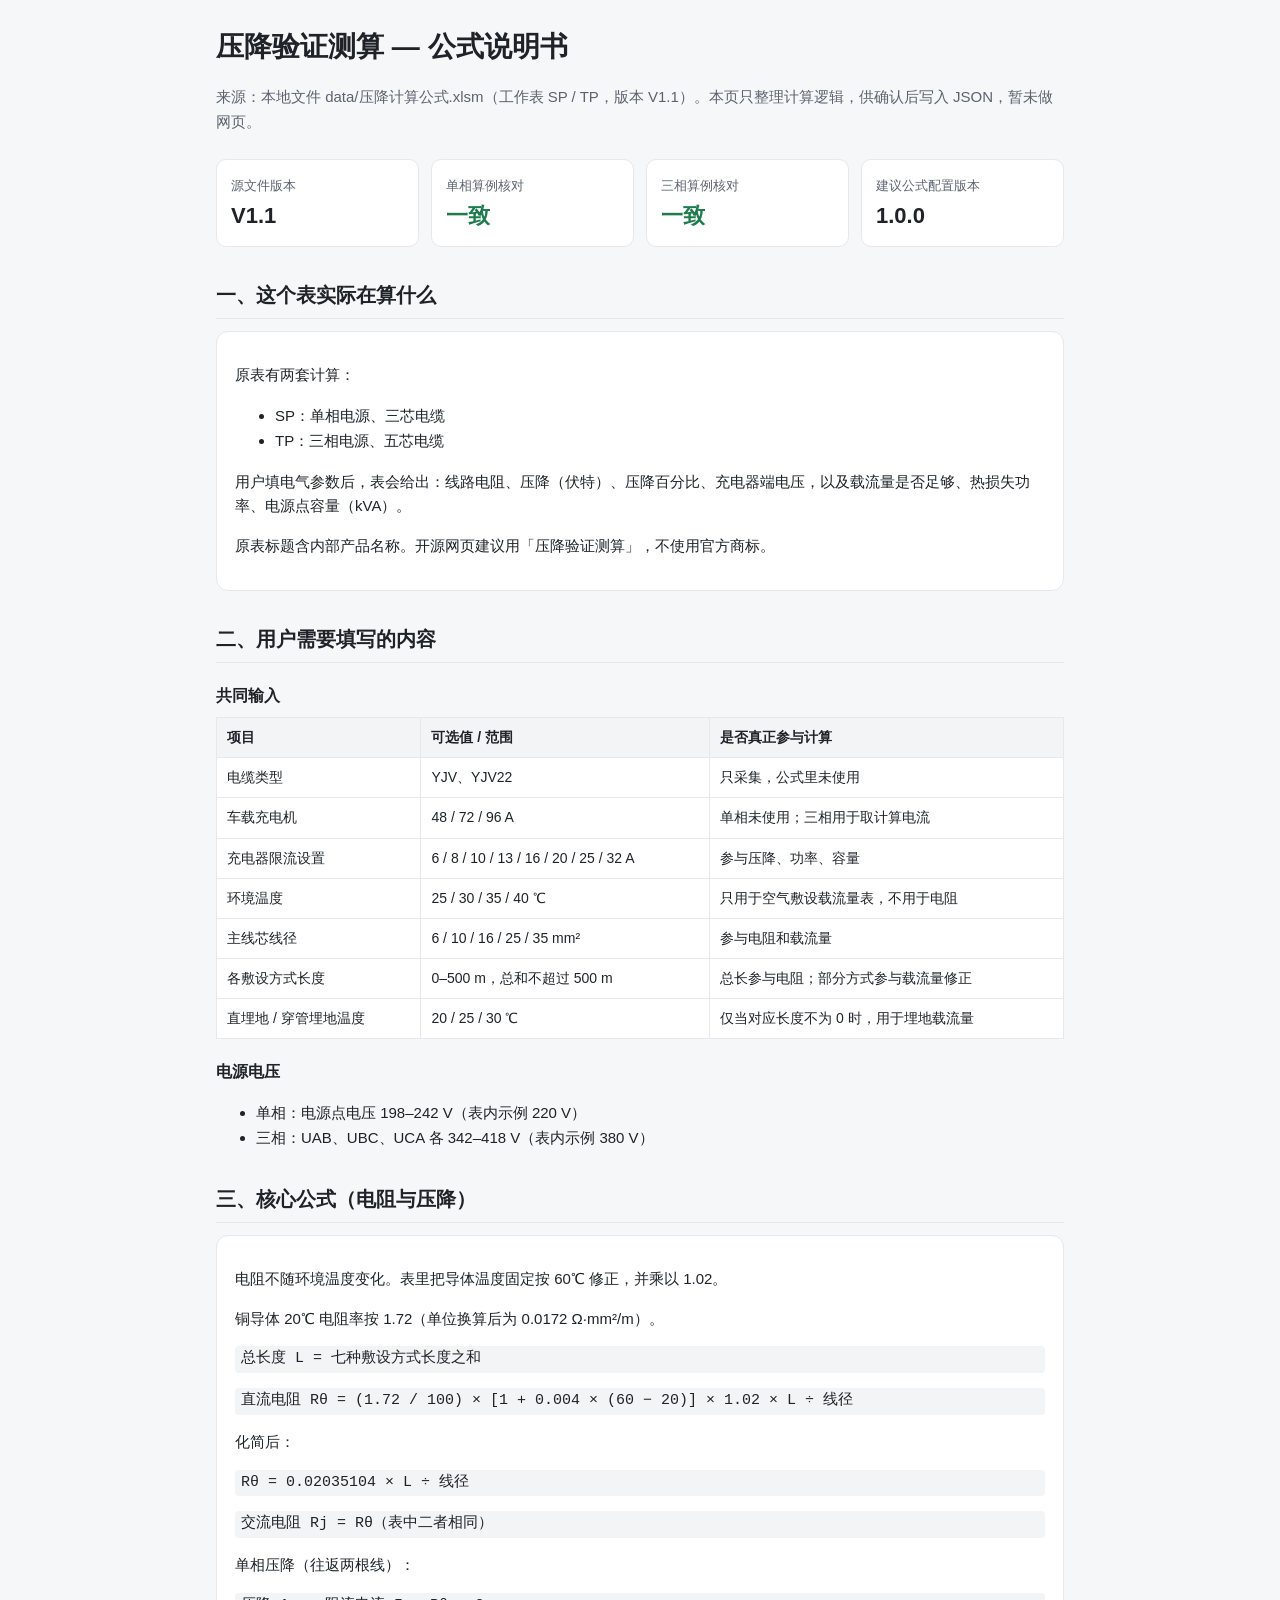
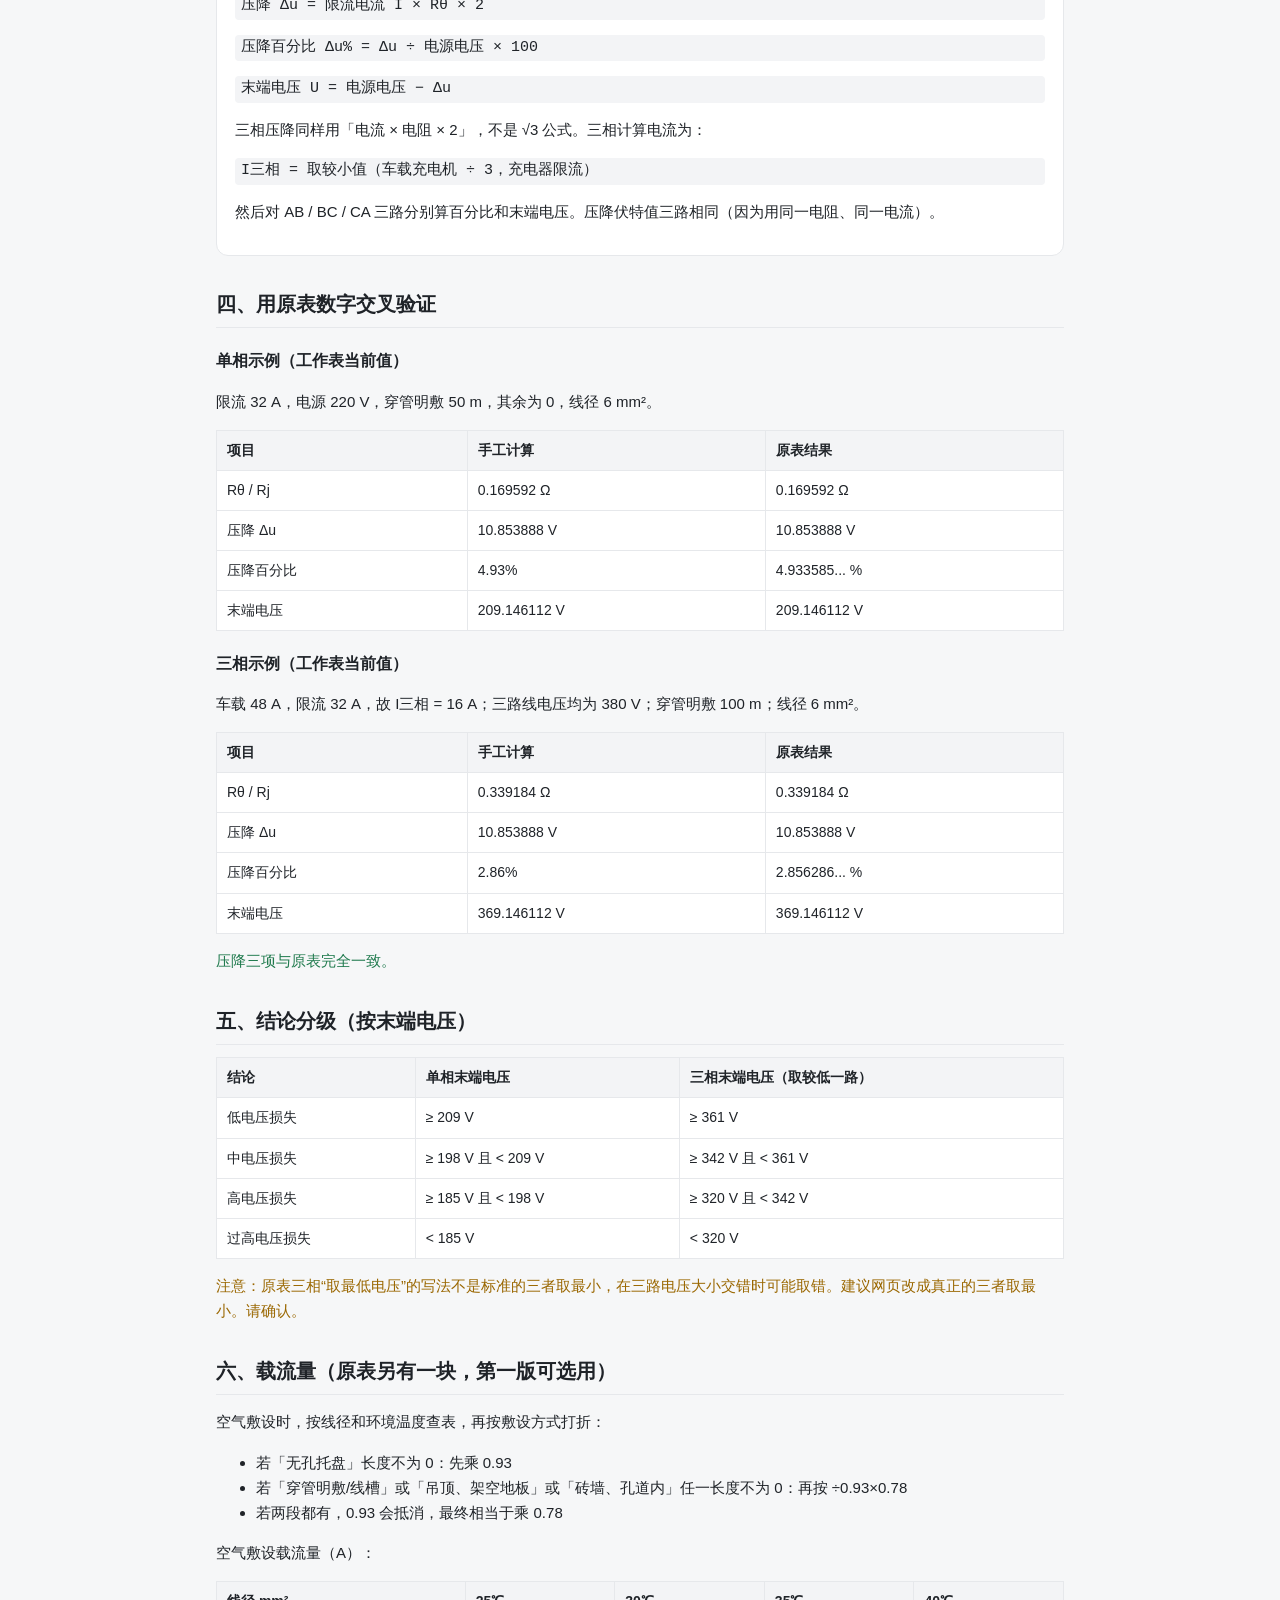
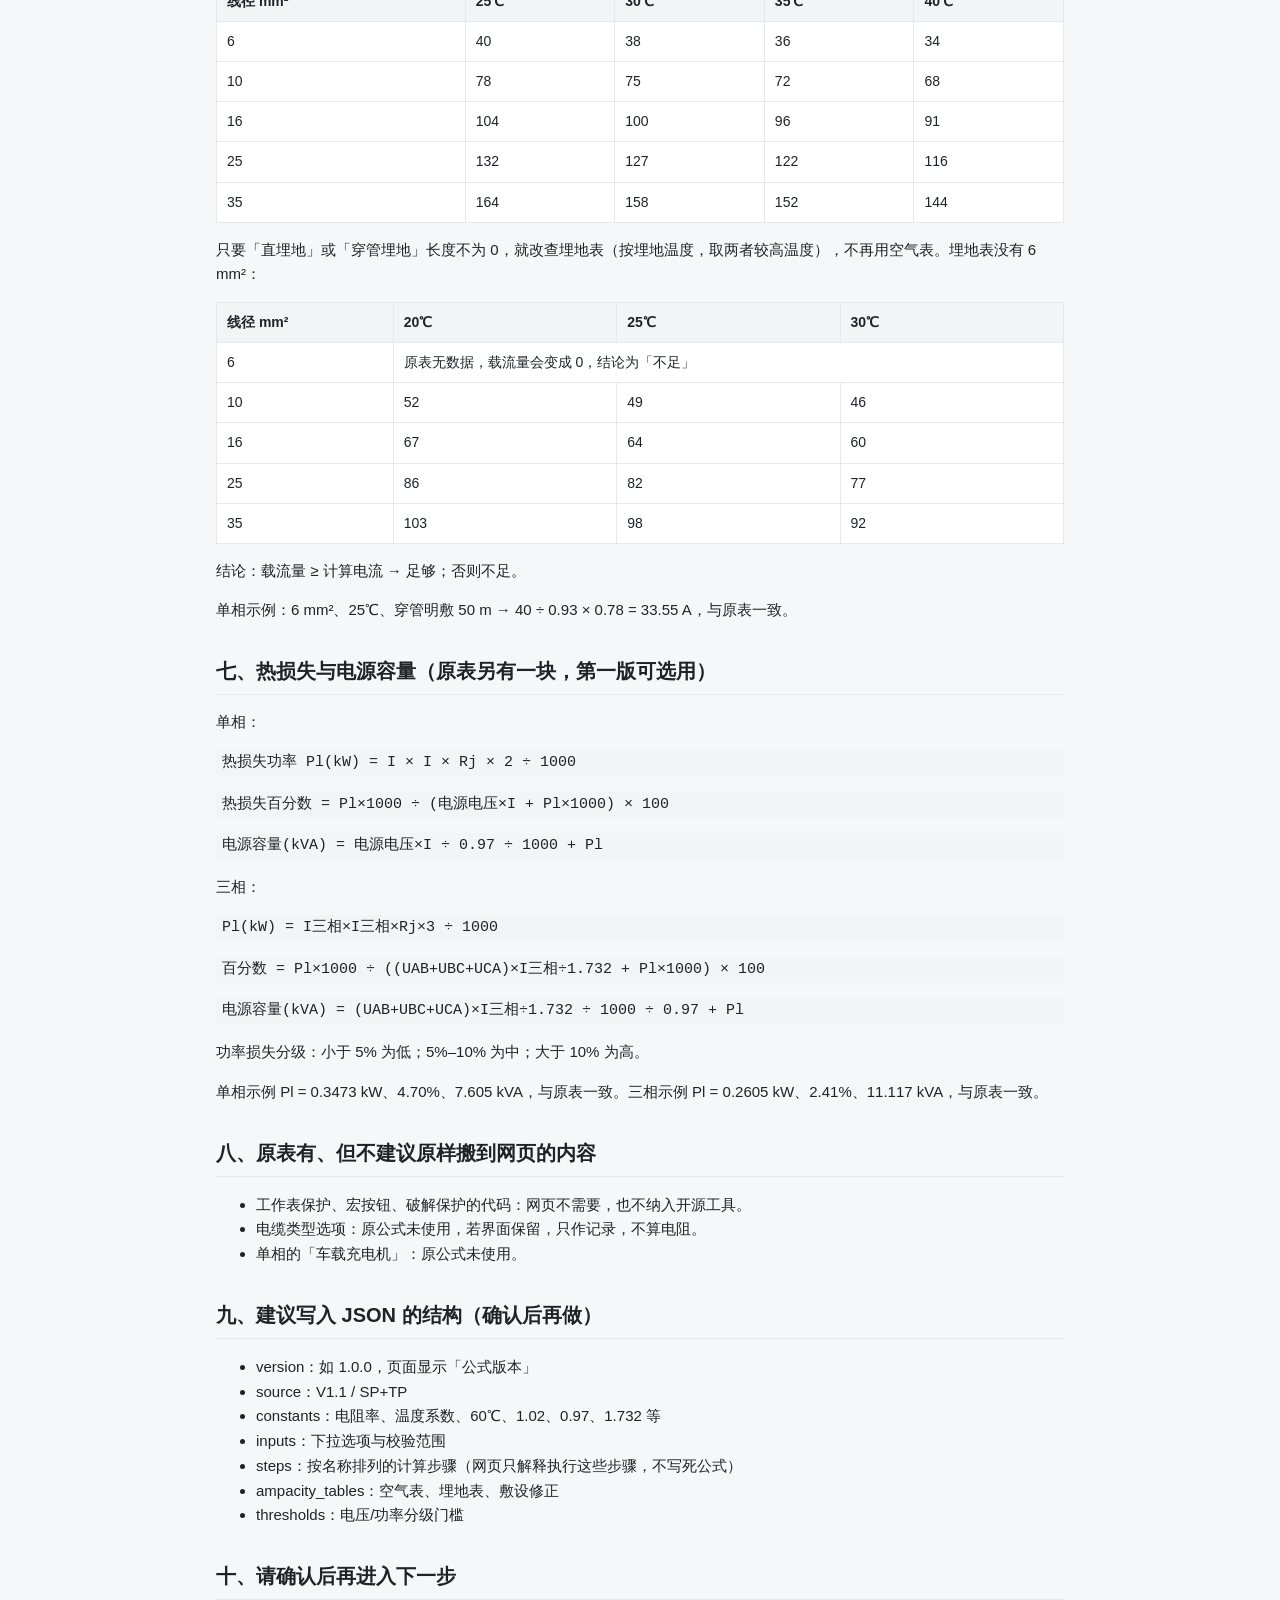
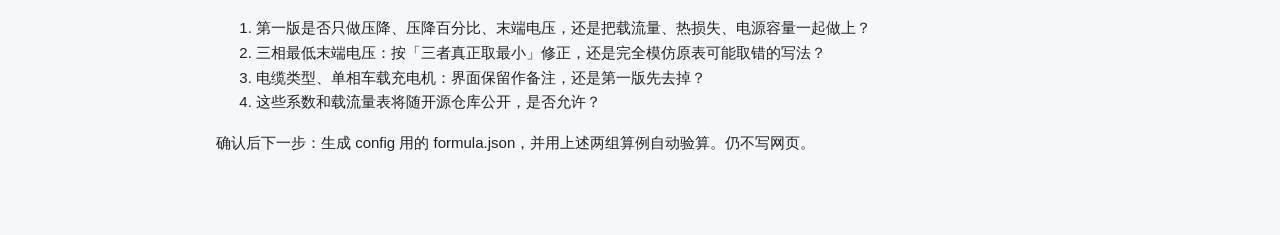
<file: output/formula_spec_20260909.html>
<!DOCTYPE html>
<html lang="zh-CN">
<head>
  <meta charset="UTF-8">
  <meta name="viewport" content="width=device-width, initial-scale=1">
  <title>压降验证测算 — 公式说明书（待确认）</title>
  <style>
    :root {
      --bg: #f6f7f8;
      --card: #ffffff;
      --text: #1f2328;
      --muted: #5c6370;
      --line: #e6e8eb;
      --accent: #b42318;
      --ok: #1f7a4d;
      --warn: #9a6700;
    }
    * { box-sizing: border-box; }
    body {
      margin: 0;
      background: var(--bg);
      color: var(--text);
      font-family: "Microsoft YaHei", "微软雅黑", Calibri, sans-serif;
      line-height: 1.65;
    }
    .wrap { max-width: 880px; margin: 0 auto; padding: 24px 16px 64px; }
    h1 { font-size: 28px; margin: 0 0 8px; }
    h2 { font-size: 20px; margin: 32px 0 12px; padding-bottom: 6px; border-bottom: 1px solid var(--line); }
    h3 { font-size: 16px; margin: 20px 0 8px; }
    p, li { font-size: 15px; }
    .sub { color: var(--muted); margin-bottom: 24px; }
    .card {
      background: var(--card);
      border: 1px solid var(--line);
      border-radius: 12px;
      padding: 16px 18px;
      margin: 12px 0;
    }
    .kpi {
      display: grid;
      grid-template-columns: repeat(auto-fit, minmax(180px, 1fr));
      gap: 12px;
    }
    .kpi div {
      background: #fff;
      border: 1px solid var(--line);
      border-radius: 10px;
      padding: 12px 14px;
    }
    .kpi b { display: block; font-size: 22px; font-family: Calibri, "Microsoft YaHei", sans-serif; }
    .kpi span { color: var(--muted); font-size: 13px; }
    table {
      width: 100%;
      border-collapse: collapse;
      background: #fff;
      font-size: 14px;
    }
    th, td {
      border: 1px solid var(--line);
      padding: 8px 10px;
      text-align: left;
      vertical-align: top;
    }
    th { background: #f3f4f6; }
    code, .f {
      font-family: Calibri, "Microsoft YaHei", monospace;
      background: #f3f4f6;
      padding: 1px 6px;
      border-radius: 4px;
    }
    .note { color: var(--warn); }
    .ok { color: var(--ok); }
    .tag {
      display: inline-block;
      font-size: 12px;
      padding: 2px 8px;
      border-radius: 999px;
      background: #f3f4f6;
      color: var(--muted);
    }
  </style>
</head>
<body>
  <div class="wrap">
    <h1>压降验证测算 — 公式说明书</h1>
    <p class="sub">来源：本地文件 data/压降计算公式.xlsm（工作表 SP / TP，版本 V1.1）。本页只整理计算逻辑，供确认后写入 JSON，暂未做网页。</p>

    <div class="kpi">
      <div><span>源文件版本</span><b>V1.1</b></div>
      <div><span>单相算例核对</span><b class="ok">一致</b></div>
      <div><span>三相算例核对</span><b class="ok">一致</b></div>
      <div><span>建议公式配置版本</span><b>1.0.0</b></div>
    </div>

    <h2>一、这个表实际在算什么</h2>
    <div class="card">
      <p>原表有两套计算：</p>
      <ul>
        <li>SP：单相电源、三芯电缆</li>
        <li>TP：三相电源、五芯电缆</li>
      </ul>
      <p>用户填电气参数后，表会给出：线路电阻、压降（伏特）、压降百分比、充电器端电压，以及载流量是否足够、热损失功率、电源点容量（kVA）。</p>
      <p>原表标题含内部产品名称。开源网页建议用「压降验证测算」，不使用官方商标。</p>
    </div>

    <h2>二、用户需要填写的内容</h2>
    <h3>共同输入</h3>
    <table>
      <thead>
        <tr><th>项目</th><th>可选值 / 范围</th><th>是否真正参与计算</th></tr>
      </thead>
      <tbody>
        <tr><td>电缆类型</td><td>YJV、YJV22</td><td>只采集，公式里未使用</td></tr>
        <tr><td>车载充电机</td><td>48 / 72 / 96 A</td><td>单相未使用；三相用于取计算电流</td></tr>
        <tr><td>充电器限流设置</td><td>6 / 8 / 10 / 13 / 16 / 20 / 25 / 32 A</td><td>参与压降、功率、容量</td></tr>
        <tr><td>环境温度</td><td>25 / 30 / 35 / 40 ℃</td><td>只用于空气敷设载流量表，不用于电阻</td></tr>
        <tr><td>主线芯线径</td><td>6 / 10 / 16 / 25 / 35 mm²</td><td>参与电阻和载流量</td></tr>
        <tr><td>各敷设方式长度</td><td>0–500 m，总和不超过 500 m</td><td>总长参与电阻；部分方式参与载流量修正</td></tr>
        <tr><td>直埋地 / 穿管埋地温度</td><td>20 / 25 / 30 ℃</td><td>仅当对应长度不为 0 时，用于埋地载流量</td></tr>
      </tbody>
    </table>
    <h3>电源电压</h3>
    <ul>
      <li>单相：电源点电压 198–242 V（表内示例 220 V）</li>
      <li>三相：UAB、UBC、UCA 各 342–418 V（表内示例 380 V）</li>
    </ul>

    <h2>三、核心公式（电阻与压降）</h2>
    <div class="card">
      <p>电阻不随环境温度变化。表里把导体温度固定按 60℃ 修正，并乘以 1.02。</p>
      <p>铜导体 20℃ 电阻率按 1.72（单位换算后为 0.0172 Ω·mm²/m）。</p>
      <p class="f">总长度 L = 七种敷设方式长度之和</p>
      <p class="f">直流电阻 Rθ = (1.72 / 100) × [1 + 0.004 × (60 − 20)] × 1.02 × L ÷ 线径</p>
      <p>化简后：</p>
      <p class="f">Rθ = 0.02035104 × L ÷ 线径</p>
      <p class="f">交流电阻 Rj = Rθ（表中二者相同）</p>
      <p>单相压降（往返两根线）：</p>
      <p class="f">压降 Δu = 限流电流 I × Rθ × 2</p>
      <p class="f">压降百分比 Δu% = Δu ÷ 电源电压 × 100</p>
      <p class="f">末端电压 U = 电源电压 − Δu</p>
      <p>三相压降同样用「电流 × 电阻 × 2」，不是 √3 公式。三相计算电流为：</p>
      <p class="f">I三相 = 取较小值（车载充电机 ÷ 3，充电器限流）</p>
      <p>然后对 AB / BC / CA 三路分别算百分比和末端电压。压降伏特值三路相同（因为用同一电阻、同一电流）。</p>
    </div>

    <h2>四、用原表数字交叉验证</h2>
    <h3>单相示例（工作表当前值）</h3>
    <p>限流 32 A，电源 220 V，穿管明敷 50 m，其余为 0，线径 6 mm²。</p>
    <table>
      <thead><tr><th>项目</th><th>手工计算</th><th>原表结果</th></tr></thead>
      <tbody>
        <tr><td>Rθ / Rj</td><td>0.169592 Ω</td><td>0.169592 Ω</td></tr>
        <tr><td>压降 Δu</td><td>10.853888 V</td><td>10.853888 V</td></tr>
        <tr><td>压降百分比</td><td>4.93%</td><td>4.933585... %</td></tr>
        <tr><td>末端电压</td><td>209.146112 V</td><td>209.146112 V</td></tr>
      </tbody>
    </table>
    <h3>三相示例（工作表当前值）</h3>
    <p>车载 48 A，限流 32 A，故 I三相 = 16 A；三路线电压均为 380 V；穿管明敷 100 m；线径 6 mm²。</p>
    <table>
      <thead><tr><th>项目</th><th>手工计算</th><th>原表结果</th></tr></thead>
      <tbody>
        <tr><td>Rθ / Rj</td><td>0.339184 Ω</td><td>0.339184 Ω</td></tr>
        <tr><td>压降 Δu</td><td>10.853888 V</td><td>10.853888 V</td></tr>
        <tr><td>压降百分比</td><td>2.86%</td><td>2.856286... %</td></tr>
        <tr><td>末端电压</td><td>369.146112 V</td><td>369.146112 V</td></tr>
      </tbody>
    </table>
    <p class="ok">压降三项与原表完全一致。</p>

    <h2>五、结论分级（按末端电压）</h2>
    <table>
      <thead><tr><th>结论</th><th>单相末端电压</th><th>三相末端电压（取较低一路）</th></tr></thead>
      <tbody>
        <tr><td>低电压损失</td><td>≥ 209 V</td><td>≥ 361 V</td></tr>
        <tr><td>中电压损失</td><td>≥ 198 V 且 &lt; 209 V</td><td>≥ 342 V 且 &lt; 361 V</td></tr>
        <tr><td>高电压损失</td><td>≥ 185 V 且 &lt; 198 V</td><td>≥ 320 V 且 &lt; 342 V</td></tr>
        <tr><td>过高电压损失</td><td>&lt; 185 V</td><td>&lt; 320 V</td></tr>
      </tbody>
    </table>
    <p class="note">注意：原表三相“取最低电压”的写法不是标准的三者取最小，在三路电压大小交错时可能取错。建议网页改成真正的三者取最小。请确认。</p>

    <h2>六、载流量（原表另有一块，第一版可选用）</h2>
    <p>空气敷设时，按线径和环境温度查表，再按敷设方式打折：</p>
    <ul>
      <li>若「无孔托盘」长度不为 0：先乘 0.93</li>
      <li>若「穿管明敷/线槽」或「吊顶、架空地板」或「砖墙、孔道内」任一长度不为 0：再按 ÷0.93×0.78</li>
      <li>若两段都有，0.93 会抵消，最终相当于乘 0.78</li>
    </ul>
    <p>空气敷设载流量（A）：</p>
    <table>
      <thead><tr><th>线径 mm²</th><th>25℃</th><th>30℃</th><th>35℃</th><th>40℃</th></tr></thead>
      <tbody>
        <tr><td>6</td><td>40</td><td>38</td><td>36</td><td>34</td></tr>
        <tr><td>10</td><td>78</td><td>75</td><td>72</td><td>68</td></tr>
        <tr><td>16</td><td>104</td><td>100</td><td>96</td><td>91</td></tr>
        <tr><td>25</td><td>132</td><td>127</td><td>122</td><td>116</td></tr>
        <tr><td>35</td><td>164</td><td>158</td><td>152</td><td>144</td></tr>
      </tbody>
    </table>
    <p>只要「直埋地」或「穿管埋地」长度不为 0，就改查埋地表（按埋地温度，取两者较高温度），不再用空气表。埋地表没有 6 mm²：</p>
    <table>
      <thead><tr><th>线径 mm²</th><th>20℃</th><th>25℃</th><th>30℃</th></tr></thead>
      <tbody>
        <tr><td>6</td><td colspan="3">原表无数据，载流量会变成 0，结论为「不足」</td></tr>
        <tr><td>10</td><td>52</td><td>49</td><td>46</td></tr>
        <tr><td>16</td><td>67</td><td>64</td><td>60</td></tr>
        <tr><td>25</td><td>86</td><td>82</td><td>77</td></tr>
        <tr><td>35</td><td>103</td><td>98</td><td>92</td></tr>
      </tbody>
    </table>
    <p>结论：载流量 ≥ 计算电流 → 足够；否则不足。</p>
    <p>单相示例：6 mm²、25℃、穿管明敷 50 m → 40 ÷ 0.93 × 0.78 = 33.55 A，与原表一致。</p>

    <h2>七、热损失与电源容量（原表另有一块，第一版可选用）</h2>
    <p>单相：</p>
    <p class="f">热损失功率 Pl(kW) = I × I × Rj × 2 ÷ 1000</p>
    <p class="f">热损失百分数 = Pl×1000 ÷ (电源电压×I + Pl×1000) × 100</p>
    <p class="f">电源容量(kVA) = 电源电压×I ÷ 0.97 ÷ 1000 + Pl</p>
    <p>三相：</p>
    <p class="f">Pl(kW) = I三相×I三相×Rj×3 ÷ 1000</p>
    <p class="f">百分数 = Pl×1000 ÷ ((UAB+UBC+UCA)×I三相÷1.732 + Pl×1000) × 100</p>
    <p class="f">电源容量(kVA) = (UAB+UBC+UCA)×I三相÷1.732 ÷ 1000 ÷ 0.97 + Pl</p>
    <p>功率损失分级：小于 5% 为低；5%–10% 为中；大于 10% 为高。</p>
    <p>单相示例 Pl = 0.3473 kW、4.70%、7.605 kVA，与原表一致。三相示例 Pl = 0.2605 kW、2.41%、11.117 kVA，与原表一致。</p>

    <h2>八、原表有、但不建议原样搬到网页的内容</h2>
    <ul>
      <li>工作表保护、宏按钮、破解保护的代码：网页不需要，也不纳入开源工具。</li>
      <li>电缆类型选项：原公式未使用，若界面保留，只作记录，不算电阻。</li>
      <li>单相的「车载充电机」：原公式未使用。</li>
    </ul>

    <h2>九、建议写入 JSON 的结构（确认后再做）</h2>
    <ul>
      <li>version：如 1.0.0，页面显示「公式版本」</li>
      <li>source：V1.1 / SP+TP</li>
      <li>constants：电阻率、温度系数、60℃、1.02、0.97、1.732 等</li>
      <li>inputs：下拉选项与校验范围</li>
      <li>steps：按名称排列的计算步骤（网页只解释执行这些步骤，不写死公式）</li>
      <li>ampacity_tables：空气表、埋地表、敷设修正</li>
      <li>thresholds：电压/功率分级门槛</li>
    </ul>

    <h2>十、请确认后再进入下一步</h2>
    <ol>
      <li>第一版是否只做压降、压降百分比、末端电压，还是把载流量、热损失、电源容量一起做上？</li>
      <li>三相最低末端电压：按「三者真正取最小」修正，还是完全模仿原表可能取错的写法？</li>
      <li>电缆类型、单相车载充电机：界面保留作备注，还是第一版先去掉？</li>
      <li>这些系数和载流量表将随开源仓库公开，是否允许？</li>
    </ol>
    <p>确认后下一步：生成 config 用的 formula.json，并用上述两组算例自动验算。仍不写网页。</p>
  </div>
</body>
</html>
</file>
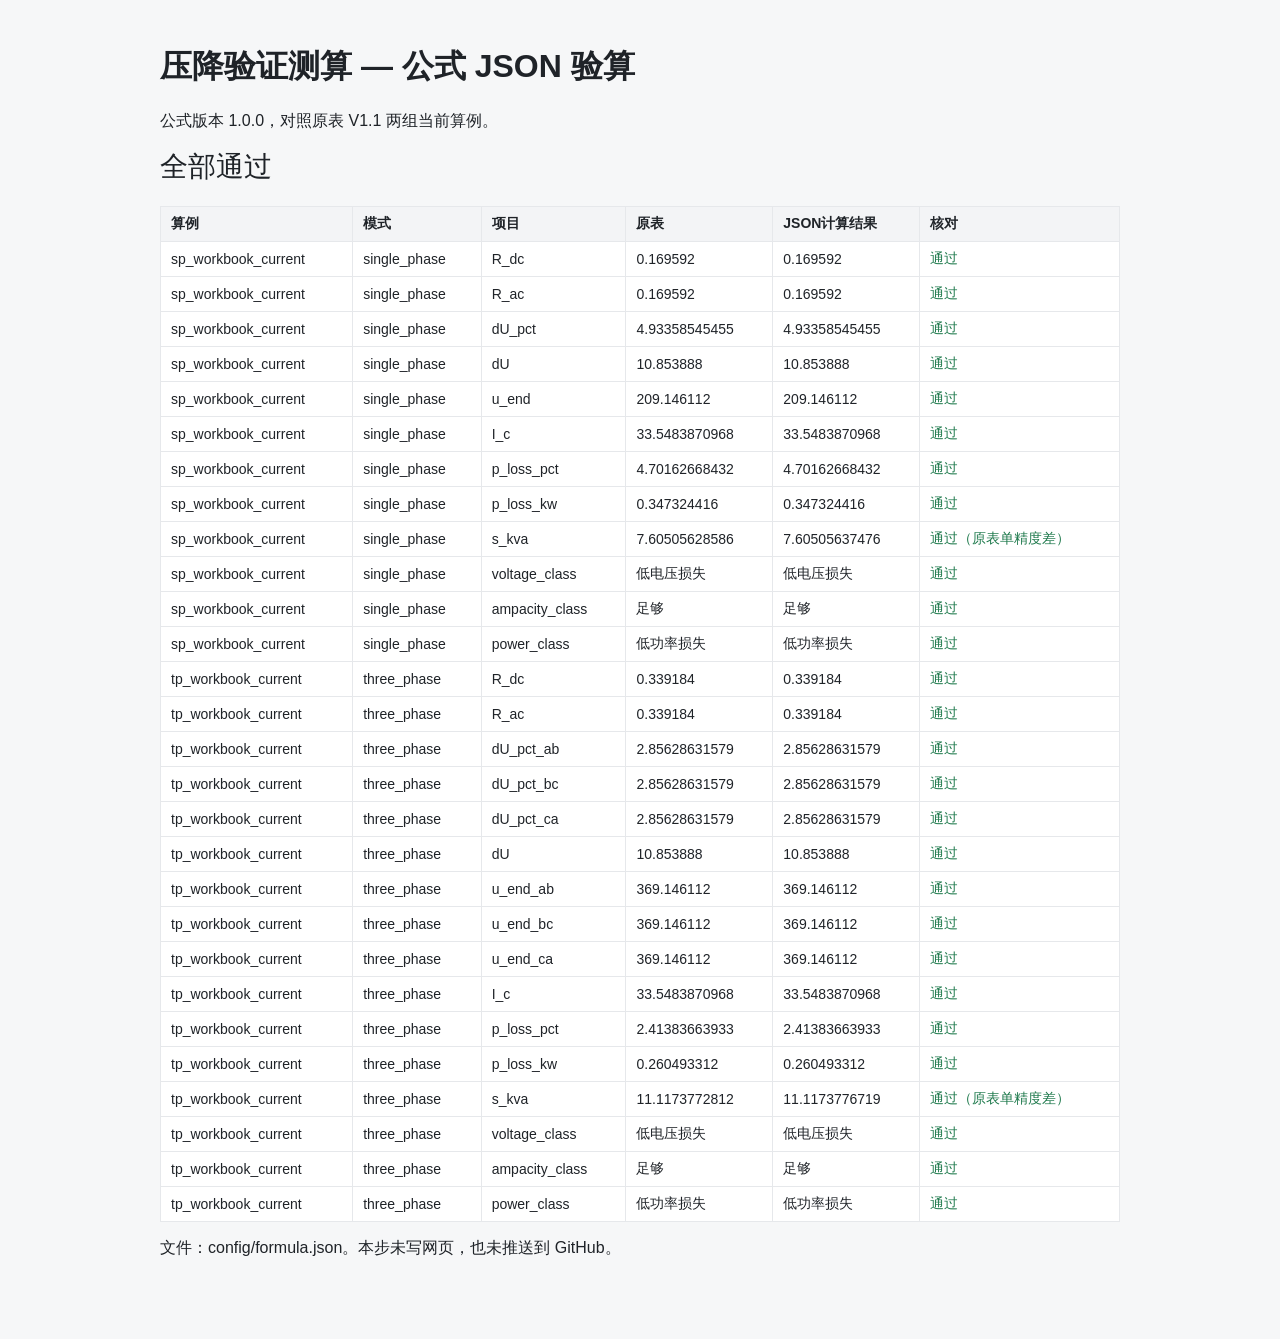
<file: output/formula_validation_20260909.html>
<!DOCTYPE html>
<html lang="zh-CN">
<head>
  <meta charset="UTF-8">
  <meta name="viewport" content="width=device-width, initial-scale=1">
  <title>公式验算结果</title>
  <style>
    body { font-family: "Microsoft YaHei", "微软雅黑", Calibri, sans-serif; background:#f6f7f8; color:#1f2328; margin:0; }
    .wrap { max-width: 960px; margin: 0 auto; padding: 24px 16px 64px; }
    table { width:100%; border-collapse: collapse; background:#fff; font-size:14px; }
    th, td { border:1px solid #e6e8eb; padding:8px 10px; text-align:left; }
    th { background:#f3f4f6; }
    .kpi { font-size:28px; margin: 8px 0 20px; }
  </style>
</head>
<body>
  <div class="wrap">
    <h1>压降验证测算 — 公式 JSON 验算</h1>
    <p>公式版本 1.0.0，对照原表 V1.1 两组当前算例。</p>
    <div class="kpi">全部通过</div>
    <table>
      <thead><tr><th>算例</th><th>模式</th><th>项目</th><th>原表</th><th>JSON计算结果</th><th>核对</th></tr></thead>
      <tbody>
        <tr><td>sp_workbook_current</td><td>single_phase</td><td>R_dc</td><td>0.169592</td><td>0.169592</td><td style='color:#1f7a4d'>通过</td></tr><tr><td>sp_workbook_current</td><td>single_phase</td><td>R_ac</td><td>0.169592</td><td>0.169592</td><td style='color:#1f7a4d'>通过</td></tr><tr><td>sp_workbook_current</td><td>single_phase</td><td>dU_pct</td><td>4.93358545455</td><td>4.93358545455</td><td style='color:#1f7a4d'>通过</td></tr><tr><td>sp_workbook_current</td><td>single_phase</td><td>dU</td><td>10.853888</td><td>10.853888</td><td style='color:#1f7a4d'>通过</td></tr><tr><td>sp_workbook_current</td><td>single_phase</td><td>u_end</td><td>209.146112</td><td>209.146112</td><td style='color:#1f7a4d'>通过</td></tr><tr><td>sp_workbook_current</td><td>single_phase</td><td>I_c</td><td>33.5483870968</td><td>33.5483870968</td><td style='color:#1f7a4d'>通过</td></tr><tr><td>sp_workbook_current</td><td>single_phase</td><td>p_loss_pct</td><td>4.70162668432</td><td>4.70162668432</td><td style='color:#1f7a4d'>通过</td></tr><tr><td>sp_workbook_current</td><td>single_phase</td><td>p_loss_kw</td><td>0.347324416</td><td>0.347324416</td><td style='color:#1f7a4d'>通过</td></tr><tr><td>sp_workbook_current</td><td>single_phase</td><td>s_kva</td><td>7.60505628586</td><td>7.60505637476</td><td style='color:#1f7a4d'>通过（原表单精度差）</td></tr><tr><td>sp_workbook_current</td><td>single_phase</td><td>voltage_class</td><td>低电压损失</td><td>低电压损失</td><td style='color:#1f7a4d'>通过</td></tr><tr><td>sp_workbook_current</td><td>single_phase</td><td>ampacity_class</td><td>足够</td><td>足够</td><td style='color:#1f7a4d'>通过</td></tr><tr><td>sp_workbook_current</td><td>single_phase</td><td>power_class</td><td>低功率损失</td><td>低功率损失</td><td style='color:#1f7a4d'>通过</td></tr><tr><td>tp_workbook_current</td><td>three_phase</td><td>R_dc</td><td>0.339184</td><td>0.339184</td><td style='color:#1f7a4d'>通过</td></tr><tr><td>tp_workbook_current</td><td>three_phase</td><td>R_ac</td><td>0.339184</td><td>0.339184</td><td style='color:#1f7a4d'>通过</td></tr><tr><td>tp_workbook_current</td><td>three_phase</td><td>dU_pct_ab</td><td>2.85628631579</td><td>2.85628631579</td><td style='color:#1f7a4d'>通过</td></tr><tr><td>tp_workbook_current</td><td>three_phase</td><td>dU_pct_bc</td><td>2.85628631579</td><td>2.85628631579</td><td style='color:#1f7a4d'>通过</td></tr><tr><td>tp_workbook_current</td><td>three_phase</td><td>dU_pct_ca</td><td>2.85628631579</td><td>2.85628631579</td><td style='color:#1f7a4d'>通过</td></tr><tr><td>tp_workbook_current</td><td>three_phase</td><td>dU</td><td>10.853888</td><td>10.853888</td><td style='color:#1f7a4d'>通过</td></tr><tr><td>tp_workbook_current</td><td>three_phase</td><td>u_end_ab</td><td>369.146112</td><td>369.146112</td><td style='color:#1f7a4d'>通过</td></tr><tr><td>tp_workbook_current</td><td>three_phase</td><td>u_end_bc</td><td>369.146112</td><td>369.146112</td><td style='color:#1f7a4d'>通过</td></tr><tr><td>tp_workbook_current</td><td>three_phase</td><td>u_end_ca</td><td>369.146112</td><td>369.146112</td><td style='color:#1f7a4d'>通过</td></tr><tr><td>tp_workbook_current</td><td>three_phase</td><td>I_c</td><td>33.5483870968</td><td>33.5483870968</td><td style='color:#1f7a4d'>通过</td></tr><tr><td>tp_workbook_current</td><td>three_phase</td><td>p_loss_pct</td><td>2.41383663933</td><td>2.41383663933</td><td style='color:#1f7a4d'>通过</td></tr><tr><td>tp_workbook_current</td><td>three_phase</td><td>p_loss_kw</td><td>0.260493312</td><td>0.260493312</td><td style='color:#1f7a4d'>通过</td></tr><tr><td>tp_workbook_current</td><td>three_phase</td><td>s_kva</td><td>11.1173772812</td><td>11.1173776719</td><td style='color:#1f7a4d'>通过（原表单精度差）</td></tr><tr><td>tp_workbook_current</td><td>three_phase</td><td>voltage_class</td><td>低电压损失</td><td>低电压损失</td><td style='color:#1f7a4d'>通过</td></tr><tr><td>tp_workbook_current</td><td>three_phase</td><td>ampacity_class</td><td>足够</td><td>足够</td><td style='color:#1f7a4d'>通过</td></tr><tr><td>tp_workbook_current</td><td>three_phase</td><td>power_class</td><td>低功率损失</td><td>低功率损失</td><td style='color:#1f7a4d'>通过</td></tr>
      </tbody>
    </table>
    <p>文件：config/formula.json。本步未写网页，也未推送到 GitHub。</p>
  </div>
</body>
</html>
</file>
<file: css/app.css>
:root {
  --bg: #f4f5f6;
  --card: #ffffff;
  --text: #171a1c;
  --muted: #5c6370;
  --line: #e4e6e8;
  --red: #b42318;
  --red-dark: #8f1c13;
  --green: #1f7a4d;
  --yellow: #9a6700;
  --orange: #c2410c;
  --shadow: 0 8px 24px rgba(23, 26, 28, 0.06);
}

* { box-sizing: border-box; }
html, body { margin: 0; padding: 0; }
body {
  font-family: "Microsoft YaHei", "微软雅黑", Calibri, sans-serif;
  background: var(--bg);
  color: var(--text);
  line-height: 1.5;
}

.app {
  max-width: 480px;
  margin: 0 auto;
  padding: 0 14px 40px;
}

.top {
  position: sticky;
  top: 0;
  z-index: 10;
  background: linear-gradient(180deg, #171a1c 0%, #2a2f33 100%);
  color: #fff;
  margin: 0 -14px 14px;
  padding: 16px 18px 14px;
}

.top h1 {
  margin: 0;
  font-size: 20px;
  font-weight: 600;
}
.top p {
  margin: 6px 0 0;
  font-size: 12px;
  color: rgba(255,255,255,0.72);
  font-family: Calibri, "Microsoft YaHei", sans-serif;
}

.card {
  background: var(--card);
  border: 1px solid var(--line);
  border-radius: 14px;
  padding: 14px;
  margin-bottom: 12px;
  box-shadow: var(--shadow);
}

.card h2 {
  margin: 0 0 12px;
  font-size: 15px;
  font-weight: 600;
}

.seg {
  display: grid;
  grid-template-columns: 1fr 1fr;
  gap: 8px;
  margin-bottom: 12px;
}
.seg button {
  border: 1px solid var(--line);
  background: #f7f8f9;
  border-radius: 10px;
  padding: 10px 8px;
  font-size: 14px;
  font-family: inherit;
  color: var(--text);
}
.seg button.active {
  background: var(--red);
  border-color: var(--red);
  color: #fff;
}

.field {
  margin-bottom: 10px;
}
.field label {
  display: flex;
  justify-content: space-between;
  font-size: 13px;
  margin-bottom: 6px;
}
.field .unit {
  color: var(--muted);
  font-family: Calibri, "Microsoft YaHei", sans-serif;
}
.field input, .field select {
  width: 100%;
  border: 1px solid var(--line);
  border-radius: 10px;
  padding: 10px 12px;
  font-size: 16px;
  font-family: Calibri, "Microsoft YaHei", sans-serif;
  background: #fff;
  color: var(--text);
}
.hint {
  font-size: 12px;
  color: var(--muted);
  margin-top: 4px;
}

.kpi {
  display: grid;
  grid-template-columns: 1fr 1fr;
  gap: 8px;
}
.kpi .item {
  background: #f7f8f9;
  border-radius: 12px;
  padding: 12px 10px;
}
.kpi .item.wide { grid-column: 1 / -1; }
.kpi span {
  display: block;
  font-size: 12px;
  color: var(--muted);
}
.kpi b {
  display: block;
  margin-top: 4px;
  font-size: 22px;
  font-family: Calibri, "Microsoft YaHei", sans-serif;
  font-weight: 600;
}

.badge {
  display: inline-block;
  margin-top: 8px;
  padding: 4px 10px;
  border-radius: 999px;
  font-size: 12px;
}
.badge.green { background: #e8f6ee; color: var(--green); }
.badge.yellow { background: #fff6d9; color: var(--yellow); }
.badge.orange { background: #ffedd5; color: var(--orange); }
.badge.red { background: #fde8e6; color: var(--red); }

.result-row {
  display: flex;
  justify-content: space-between;
  padding: 8px 0;
  border-bottom: 1px solid var(--line);
  font-size: 14px;
}
.result-row:last-child { border-bottom: 0; }
.result-row b {
  font-family: Calibri, "Microsoft YaHei", sans-serif;
  font-weight: 600;
}

.actions {
  display: grid;
  grid-template-columns: 1fr 1fr;
  gap: 8px;
  margin-top: 8px;
}
button.primary, button.ghost {
  border-radius: 12px;
  padding: 12px 10px;
  font-size: 15px;
  font-family: inherit;
}
button.primary {
  background: var(--red);
  color: #fff;
  border: 0;
}
button.ghost {
  background: #fff;
  border: 1px solid var(--line);
  color: var(--text);
}
button.danger {
  width: 100%;
  margin-top: 8px;
  background: #fff;
  color: var(--red);
  border: 1px solid #f0c9c6;
  border-radius: 12px;
  padding: 10px;
  font-family: inherit;
}

.history-item {
  border: 1px solid var(--line);
  border-radius: 10px;
  padding: 10px;
  margin-bottom: 8px;
}
.history-item p { margin: 0; font-size: 13px; }
.history-item .time {
  color: var(--muted);
  font-size: 12px;
  font-family: Calibri, "Microsoft YaHei", sans-serif;
}

.error {
  background: #fde8e6;
  color: var(--red);
  border-radius: 10px;
  padding: 10px 12px;
  font-size: 13px;
  margin-bottom: 10px;
}
.okline {
  font-size: 12px;
  color: var(--muted);
  margin-top: 8px;
}

.install-tip {
  font-size: 12px;
  color: var(--muted);
}

@media (min-width: 720px) {
  .app { padding-top: 12px; }
  .top { border-radius: 14px; margin: 0 0 14px; }
}
</file>
